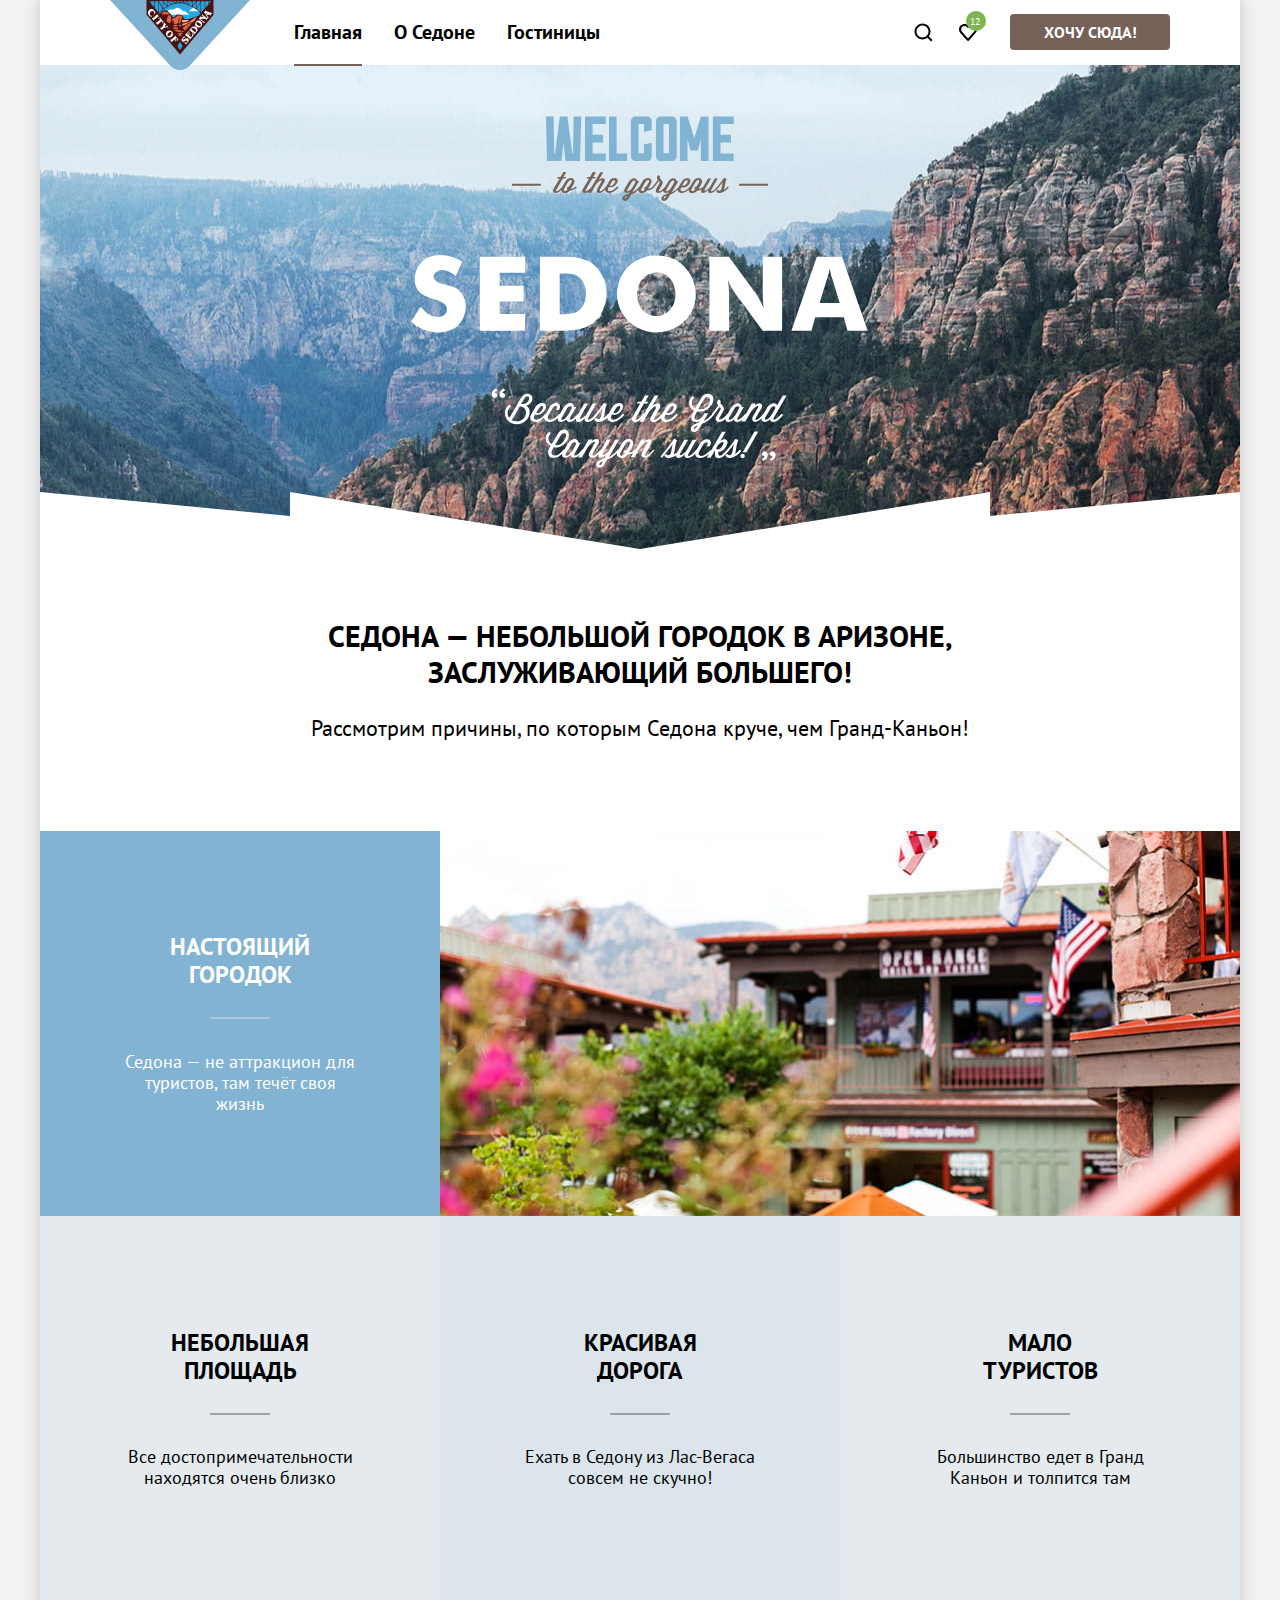
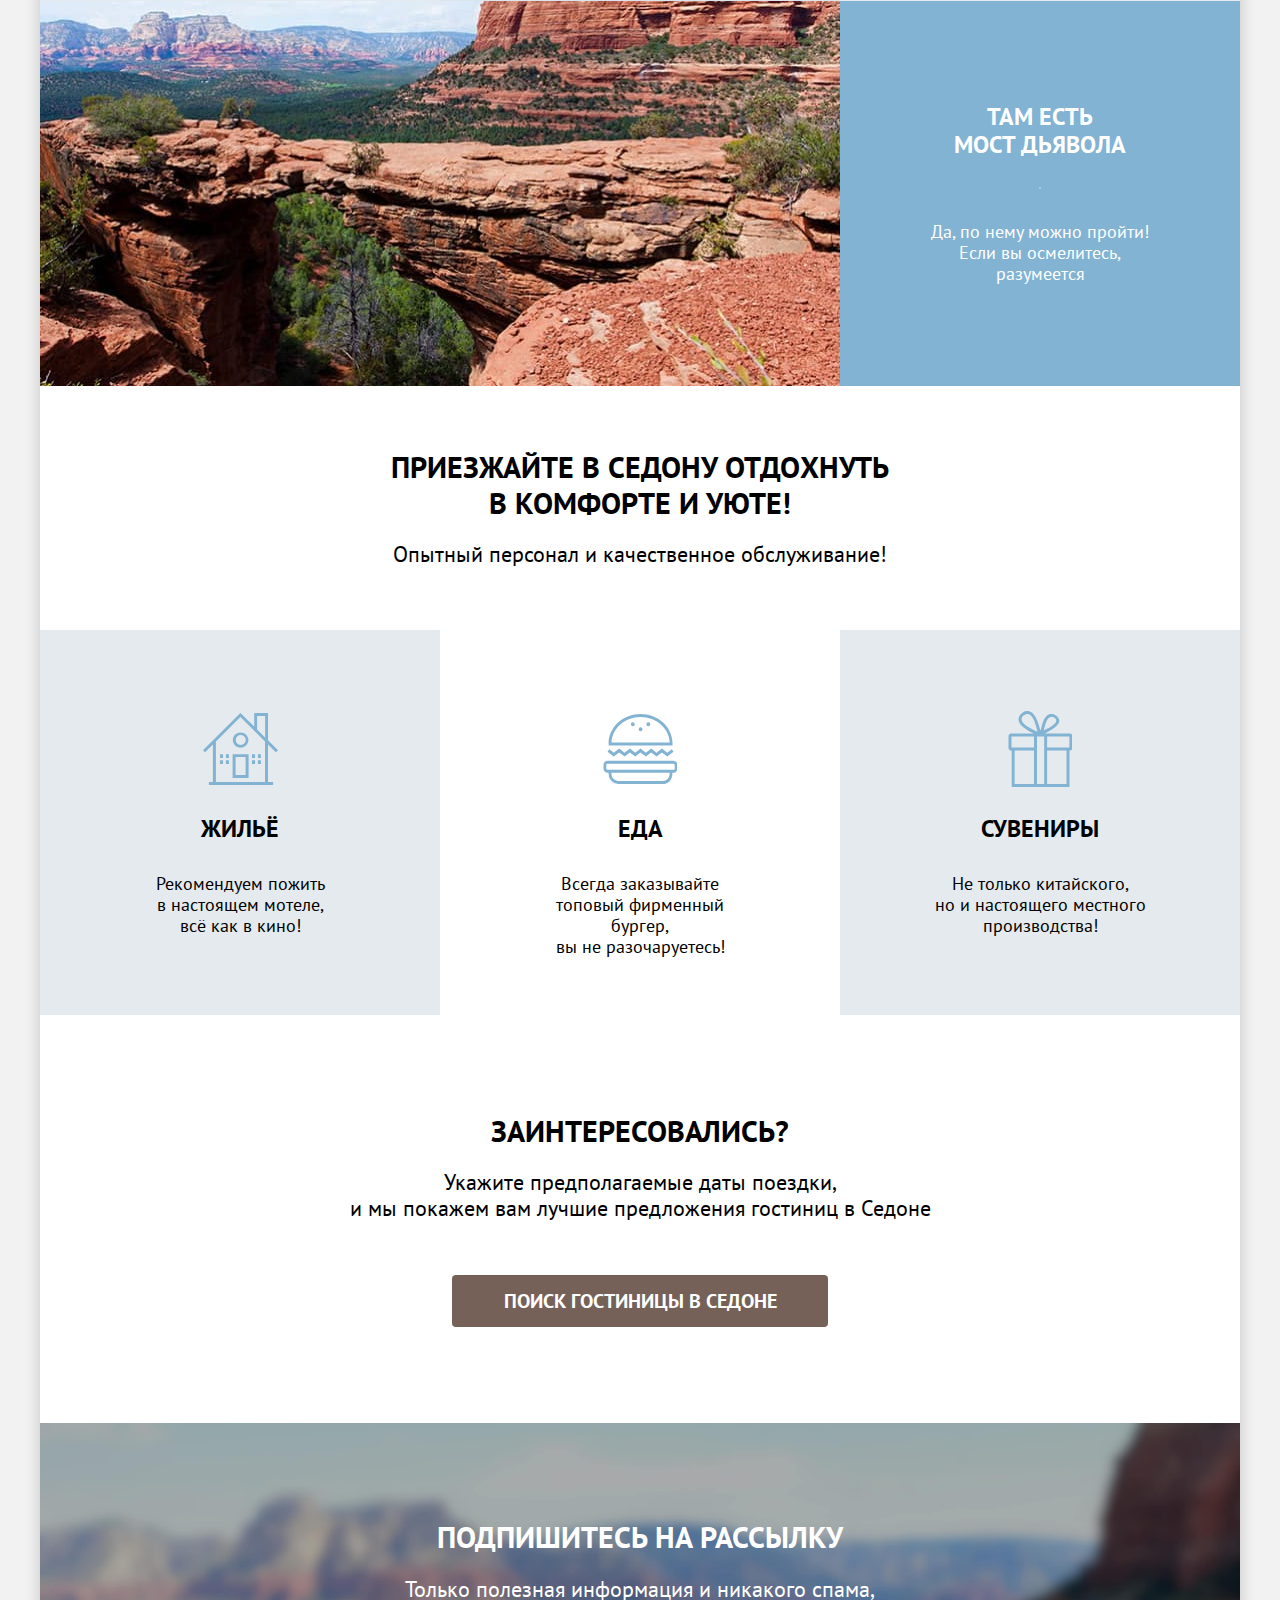
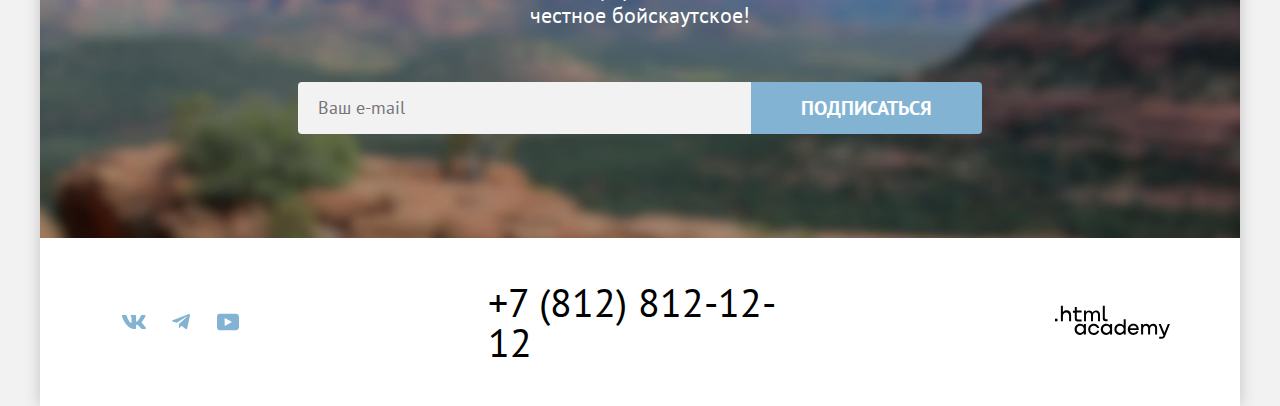
<file: index.html>
<!DOCTYPE html>
<html lang="ru">

  <head>
    <meta charset="utf-8">
    <title>HTML Academy: Седона</title>
    <link rel="stylesheet" href="styles/styles.css">
    <link rel="icon" type="image/png" sizes="32x32" href="images/favicon.png">
  </head>

  <body>

    <div class="content-wrapper">
      <header class="page-header">
        <a href="index.html" class="logo-header">
          <img src="images/logo-header.svg" width="140" height="70" alt="City of Sedona logo" class="page-header-logo">
        </a>
        <nav class="navigation">
          <ul class="navigation-list navigation-links">
            <li class="navigation-item">
              <a href="index.html" class="navigation-link navigation-link-active">Главная</a>
            </li>
            <li class="navigation-item">
              <a href="about.html" class="navigation-link">О Седоне</a>
            </li>
            <li class="navigation-item">
              <a href="hotels.html" class="navigation-link">Гостиницы</a>
            </li>
          </ul>

          <ul class="navigation-list navigation-actions">
            <li class="navigation-item">
              <a href="#" class="navigation-link with-icon">
                <svg class="navigation-icon" width="20" height="20" viewBox="0 0 20 20"
                  xmlns="http://www.w3.org/2000/svg" aria-hidden="true" focusable="false">
                  <path
                    d="M19.5 18.0083L15.8 14.3287C16.8 13.0359 17.5 11.3453 17.5 9.4558C17.5 5.08011 13.9 1.5 9.5 1.5C5.1 1.5 1.5 5.17956 1.5 9.55525C1.5 13.9309 5.1 17.511 9.5 17.511C11.3 17.511 13 16.9144 14.4 15.8204L18.1 19.5L19.5 18.0083ZM9.5 15.5221C6.2 15.5221 3.5 12.837 3.5 9.55525C3.5 6.27348 6.2 3.5884 9.5 3.5884C12.8 3.5884 15.5 6.27348 15.5 9.55525C15.5 12.837 12.8 15.5221 9.5 15.5221Z" />
                </svg>
                <span class="visually-hidden">
                  Поиск
                </span>
              </a>
            </li>
            <li class="navigation-item">
              <a href="#" class="navigation-link with-icon">
                <svg class="navigation-icon" width="18" height="17" viewBox="0 0 18 17"
                  xmlns="http://www.w3.org/2000/svg" aria-hidden="true" focusable="false">
                  <path
                    d="M8.9 17C8.6 17 8.3 16.9 8.1 16.6C2.7 10.5 1.4 9.1 1.1 8.7C0.4 7.8 0 6.6 0 5.4C0 2.4 2.4 0 5.5 0C6.8 0 8 0.5 9 1.3C10 0.5 11.3 0 12.5 0C15.5 0 18 2.4 18 5.4C18 6.7 17.5 7.9 16.7 8.8L9.7 16.7C9.5 16.9 9.3 17 8.9 17ZM2.9 7.5C3.2 7.9 6.4 11.5 9 14.4L15.2 7.4C15.7 6.9 15.9 6.2 15.9 5.4C15.9 3.6 14.4 2.1 12.6 2.1C11.6 2.1 10.6 2.6 9.9 3.4C9.6 3.7 9.3 3.8 9 3.8C8.7 3.8 8.4 3.6 8.2 3.4C7.5 2.6 6.5 2.1 5.5 2.1C3.7 2.1 2.2 3.6 2.2 5.4C2.1 6.3 2.5 7 2.9 7.5C2.8 7.5 2.8 7.5 2.9 7.5Z" />
                </svg>
                <span class="visually-hidden">
                  Мне нравится
                </span>
                <div class="like-counter"><span class="like-number">12</span></div>
              </a>
            </li>
            <li class="navigation-item navigation-button">
              <a href="#" class="btn button-header">Хочу сюда!</a>
            </li>
          </ul>
        </nav>
      </header>

      <main class="main-container">
        <section class="hero">
          <h1 class="hero-header visually-hidden">Visit Sedona - the best city in the US!</h1>
          <img src="images/hero-banner.svg" width="458" height="352"
            alt="Welcome to the gorgeous Sedona! Because the Grand Canyon sucks!" class="hero-logo">
        </section>

        <section class="description">
          <h2 class="description-title">Седона — небольшой городок в Аризоне,<br> заслуживающий большего!</h2>
          <p class="description-subtitle">Рассмотрим причины, по которым Седона круче, чем Гранд-Каньон!</p>
        </section>

        <h2 class="visually-hidden">Преимущества</h2>

        <section class="advantage-solo">
          <div class="advantage-text-wrapper">
            <h3 class="advantage-solo-title">Настоящий городок</h3>
            <p class="advantage-solo-subtitle">Седона — не аттракцион для туристов, там течёт своя жизнь</p>
          </div>
          <div class="advantage-image-wrapper">
            <img class="advantage-solo-image" src="images/attraction-1.jpg" width="800" height="385"
              alt="Photo of Sedona's attraction">
          </div>
        </section>

        <section class="advantages">
          <ul class="advantages-list">
            <li class="advantages-item">
              <h3 class="advantage-title">Небольшая площадь</h3>
              <p class="advantage-subtitle">Все достопримечательности находятся очень близко</p>
            </li>
            <li class="advantages-item">
              <h3 class="advantage-title">Красивая <br> дорога</h3>
              <p class="advantage-subtitle">Ехать в Седону из Лас-Вегаса совсем не скучно!</p>
            </li>
            <li class="advantages-item">
              <h3 class="advantage-title">Мало<br>туристов</h3>
              <p class="advantage-subtitle">Большинство едет в Гранд Каньон и толпится там</p>
            </li>
          </ul>
        </section>

        <section class="advantage-solo advantage-solo-reverse">
          <div class="advantage-text-wrapper">
            <h3 class="advantage-solo-title">Там есть<br>мост дьявола</h3>
            <p class="advantage-solo-subtitle">Да, по нему можно пройти! Если вы осмелитесь, разумеется</p>
          </div>
          <div class="advantage-image-wrapper">
            <img class="advantage-solo-image" src="images/attraction-2.jpg" width="800" height="385"
              alt="Photo of an another Sedona's attraction">
          </div>
        </section>

        <section class="description description-second">
          <h2 class="description-title">Приезжайте в Седону отдохнуть<br>в комфорте и уюте!</h2>
          <p class="description-subtitle">Опытный персонал и качественное обслуживание!</p>
        </section>

        <section class="advantages-reverse with-icons">
          <ul class="advantages-list advantages-list-reverse">
            <li class="advantages-item">
              <div class="advantages-with-icon-wrapper">
                <h3 class="advantage-title advantage-icon icon-house">Жильё</h3>
                <p class="advantage-subtitle">Рекомендуем пожить<br>в настоящем мотеле,<br>всё как в кино!</p>
              </div>
            </li>
            <li class="advantages-item">
              <div class="advantages-with-icon-wrapper">
                <h3 class="advantage-title advantage-icon icon-burger">Еда</h3>
                <p class="advantage-subtitle">Всегда заказывайте<br>топовый фирменный бургер,<br>вы не
                  разочаруетесь!</p>
              </div>
            </li>
            <li class="advantages-item">
              <div class="advantages-with-icon-wrapper">
                <h3 class="advantage-title advantage-icon icon-souvenirs">Сувениры</h3>
                <p class="advantage-subtitle">Не только китайского,<br>но и настоящего местного<br>производства!</p>
              </div>
            </li>
          </ul>
        </section>

        <section class="description description-with-button">
          <h2 class="visually-hidden">Подобрать отель</h2>
          <p class="description-title">Заинтересовались?</p>
          <p class="description-subtitle">Укажите предполагаемые даты поездки,<br>и мы
            покажем вам лучшие предложения
            гостиниц в Седоне</p>
          <a href="" class="description-button btn">Поиск гостиницы в Седоне</a>
        </section>

        <section class="description-cta with-background-image">
          <div class="description-cta-text-wrapper">
            <h2 class="description-cta-title">Подпишитесь на рассылку</h2>
            <p class="description-cta-subtitle">Только полезная информация и никакого спама, честное бойскаутское!</p>
          </div>
          <form action="https://echo.htmlacademy.ru/" method="post" class="subscribe-form">
            <label for="email" class="visually-hidden">Ваш e-mail</label>
            <input type="email" placeholder="Ваш e-mail" class="subscribe-mail" name="email" id="email" required>
            <button type="submit" class="btn btn-blue">Подписаться</button>
          </form>
        </section>
      </main>

      <footer class="page-footer">
        <h2 class="visually-hidden">Контакты</h2>
        <section class="footer-socials">
          <h3 class="visually-hidden">Наши социальные сети</h3>
          <ul class="social-links">
            <li class="social-links-item">
              <a class="social-link footer-with-icon" href="https://vk.com/htmlacademy">
                <span class="visually-hidden">VK</span>
                <svg class="social-icon" width="24" height="14" viewBox="0 0 24 14" fill="none"
                  xmlns="http://www.w3.org/2000/svg" aria-hidden="true" focusable="false">
                  <path fill-rule="evenodd" clip-rule="evenodd"
                    d="M23.45 0.948C23.616 0.402 23.45 0 22.655 0H20.03C19.362 0 19.054 0.347 18.887 0.73C18.887 0.73 17.552 3.926 15.661 6.002C15.049 6.604 14.771 6.795 14.437 6.795C14.27 6.795 14.019 6.604 14.019 6.057V0.948C14.019 0.292 13.835 0 13.279 0H9.151C8.734 0 8.483 0.304 8.483 0.593C8.483 1.214 9.429 1.358 9.526 3.106V6.904C9.526 7.737 9.373 7.888 9.039 7.888C8.149 7.888 5.984 4.677 4.699 1.003C4.45 0.288 4.198 0 3.527 0H0.9C0.15 0 0 0.347 0 0.73C0 1.412 0.89 4.8 4.145 9.281C6.315 12.341 9.37 14 12.153 14C13.822 14 14.028 13.632 14.028 12.997V10.684C14.028 9.947 14.186 9.8 14.715 9.8C15.105 9.8 15.772 9.992 17.33 11.467C19.11 13.216 19.403 14 20.405 14H23.03C23.78 14 24.156 13.632 23.94 12.904C23.702 12.18 22.852 11.129 21.725 9.882C21.113 9.172 20.195 8.407 19.916 8.024C19.527 7.533 19.638 7.314 19.916 6.877C19.916 6.877 23.116 2.451 23.449 0.948H23.45Z" />
                </svg>

              </a>
            </li>
            <li class="social-links-item">
              <a class="social-link footer-with-icon telegram-icon" href="https://t.me/htmlacademy">
                <span class="visually-hidden">Telegram</span>
                <svg class="social-icon" width="18" height="16" viewBox="0 0 18 16" fill="none"
                  xmlns="http://www.w3.org/2000/svg" aria-hidden="true" focusable="false">
                  <path
                    d="M16.785 0.0992597L0.840489 6.24776C-0.247661 6.68481 -0.241365 7.29184 0.640845 7.56253L4.73445 8.83953L14.2058 2.8637C14.6537 2.59121 15.0629 2.7378 14.7265 3.03636L7.05283 9.96185H7.05103L7.05283 9.96275L6.77045 14.1823C7.18413 14.1823 7.36669 13.9925 7.59871 13.7686L9.58705 11.8351L13.7229 14.89C14.4855 15.31 15.0332 15.0941 15.2229 14.1841L17.9379 1.38885C18.2158 0.274623 17.5126 -0.229883 16.785 0.0992597Z" />
                </svg>
              </a>
            </li>
            <li class="social-links-item">
              <a class="social-link footer-with-icon yt-icon" href="https://www.youtube.com/user/htmlacademyru">
                <span class="visually-hidden">Youtube</span>
                <svg class="social-icon" width="22" height="17" viewBox="0 0 22 17" fill="none"
                  xmlns="http://www.w3.org/2000/svg" aria-hidden="true" focusable="false">
                  <path
                    d="M18.607 0H3.17413C1.31343 0 0 1.59375 0 3.4V13.4937C0 15.4062 1.31343 17 3.17413 17H18.8259C20.4677 17 22 15.4062 22 13.6V3.4C21.7811 1.59375 20.4677 0 18.607 0ZM7.66169 12.5375V4.4625L14.995 8.5L7.66169 12.5375Z" />
                </svg>

              </a>
            </li>
          </ul>
        </section>

        <section class="footer-phone">
          <h3 class="visually-hidden">Номер телефона</h3>
          <a class="phone-number" href="tel:88128121212">+7 (812) 812-12-12</a>
        </section>

        <section class="school">
          <h2 class="visually-hidden">HTML Academy</h2>
          <a class="school-logo-link" href="https://htmlacademy.ru/">
            <svg class="footer-logo" width="115" height="34" viewBox="0 0 115 34" fill="none"
              xmlns="http://www.w3.org/2000/svg">
              <path d="M0 13.7232V16.3232H2.5V13.7232H0Z" />
              <path
                d="M11.6 5.32324C10 5.32324 8.8 6.02324 8 7.02324H7.9V0.823242H5.9V16.3232H7.9V11.0232C7.9 8.92324 9.2 7.42324 11.2 7.42324C13 7.42324 14.1 8.82324 14.1 10.6232V16.3232H16.1V10.2232C16.2 7.22324 14.3 5.32324 11.6 5.32324Z" />
              <path
                d="M26.6 5.62324H21.8V1.92324H19.8V5.72324H17.9V7.72324H19.8V13.7232C19.8 15.4232 20.8 16.4232 22.5 16.4232H26.6V14.4232H22.9C22.2 14.4232 21.8 14.0232 21.8 13.3232V7.62324H26.6V5.62324Z" />
              <path
                d="M41.1 5.42324C39.5 5.42324 38.2 6.22324 37.6 7.52324H37.5C36.9 6.32324 35.7 5.42324 34.1 5.42324C32.7 5.42324 31.6 6.22324 31 7.22324H30.9V5.62324H29V16.2232H31V10.8232C31 8.82324 32 7.32324 33.6 7.32324C35.1 7.32324 36 8.32324 36 9.92324V16.2232H38V10.6232C38 8.22324 39.4 7.32324 40.6 7.32324C42.1 7.32324 43 8.32324 43 9.92324V16.2232H45V9.72324C45.1 7.22324 43.6 5.42324 41.1 5.42324Z" />
              <path
                d="M47.8 13.5232C47.8 15.2232 48.8 16.2232 50.6 16.2232H52.6V14.2232H50.9C50.2 14.2232 49.8 13.8232 49.8 13.1232V0.823242H47.8V13.5232Z" />
              <path
                d="M28.9 20.5232C28 19.4232 26.7 18.7232 25 18.7232C21.9 18.7232 19.6 21.0232 19.6 24.3232C19.6 27.6232 21.9 29.9232 25 29.9232C26.8 29.9232 28 29.1232 28.8 28.0232H28.9V29.6232H30.9V19.0232H28.9V20.5232ZM25.3 27.9232C23.1 27.9232 21.7 26.3232 21.7 24.3232C21.7 22.3232 23.1 20.7232 25.3 20.7232C27.5 20.7232 28.9 22.3232 28.9 24.3232C28.9 26.2232 27.5 27.9232 25.3 27.9232Z" />
              <path
                d="M44.2 22.8232C43.7 20.4232 41.6 18.7232 38.8 18.7232C35.4 18.7232 33.2 21.2232 33.2 24.3232C33.2 27.4232 35.4 29.9232 38.8 29.9232C41.6 29.9232 43.7 28.1232 44.2 25.7232H42.1C41.7 27.0232 40.4 28.0232 38.8 28.0232C36.6 28.0232 35.2 26.4232 35.2 24.4232C35.2 22.4232 36.6 20.8232 38.8 20.8232C40.4 20.8232 41.6 21.8232 42.1 23.0232H44.2V22.8232Z" />
              <path
                d="M55.1 20.5232C54.2 19.4232 52.9 18.7232 51.2 18.7232C48.1 18.7232 45.8 21.0232 45.8 24.3232C45.8 27.6232 48.1 29.9232 51.2 29.9232C53 29.9232 54.2 29.1232 55 28.0232H55.1V29.6232H57.1V19.0232H55.1V20.5232ZM51.5 27.9232C49.3 27.9232 47.9 26.3232 47.9 24.3232C47.9 22.3232 49.3 20.7232 51.5 20.7232C53.7 20.7232 55.1 22.3232 55.1 24.3232C55.1 26.2232 53.6 27.9232 51.5 27.9232Z" />
              <path
                d="M68.7 20.6232C67.8 19.5232 66.5 18.7232 64.8 18.7232C61.7 18.7232 59.4 21.0232 59.4 24.3232C59.4 27.6232 61.6 29.9232 64.8 29.9232C66.5 29.9232 67.8 29.1232 68.6 28.1232H68.7V29.6232H70.7V14.2232H68.7V20.6232ZM65.1 27.9232C62.9 27.9232 61.5 26.3232 61.5 24.3232C61.5 22.3232 62.9 20.7232 65.1 20.7232C67.3 20.7232 68.7 22.3232 68.7 24.3232C68.6 26.3232 67.2 27.9232 65.1 27.9232Z" />
              <path
                d="M78.3 18.7232C75 18.7232 72.8 21.2232 72.8 24.3232C72.8 27.3232 74.9 29.9232 78.3 29.9232C80.8 29.9232 82.8 28.6232 83.5 26.3232H81.4C80.9 27.3232 79.8 27.9232 78.4 27.9232C76.5 27.9232 75.1 26.6232 75 25.0232H83.8C84 21.4232 81.8 18.7232 78.3 18.7232ZM78.3 20.6232C80 20.6232 81.3 21.6232 81.6 23.2232H75.1C75.4 21.7232 76.6 20.6232 78.3 20.6232Z" />
              <path
                d="M98.2 18.7232C96.6 18.7232 95.3 19.5232 94.6 20.7232H94.5C93.9 19.5232 92.7 18.7232 91.1 18.7232C89.7 18.7232 88.6 19.4232 88 20.5232V19.0232H86.1V29.6232H88.1V24.2232C88.1 22.2232 89.1 20.8232 90.7 20.7232C92.2 20.7232 93.1 21.7232 93.1 23.3232V29.6232H95.1V24.0232C95.1 21.6232 96.5 20.7232 97.7 20.7232C99.2 20.7232 100.1 21.7232 100.1 23.3232V29.6232H102.1V23.1232C102.2 20.5232 100.7 18.7232 98.2 18.7232Z" />
              <path
                d="M109.4 27.8232L105.8 18.9232H103.6L108.4 30.5232C108.1 31.4232 107.7 31.7232 106.7 31.7232H104.2V33.7232H106.7C108.5 33.7232 109.5 32.9232 110.2 31.1232L114.9 18.9232H112.8L109.4 27.8232Z" />
            </svg>
          </a>
        </section>
      </footer>
    </div>

    <div class="modal-wrapper"> <!-- Для активации модального окна добавить класс "modal-active" -->
      <div class="modal">
        <div class="modal-header">
          <h2 class="modal-title">ПОИСК ГОСТИНИЦЫ В СЕДОНЕ</h2>
          <button class="modal-close-button" type="button"><span class="visually-hidden">Закрыть окно поиска
              гостиницы</span></button>
        </div>
        <form class="modal-form" action="https://echo.htmlacademy.ru/" method="get">
          <div class="choose-date label-and-picker-wrapper">
            <label class="modal-label choose-date-label" for="date-start">Дата Заезда:</label>
            <div class="modal-input-wrapper">
              <input class="date-picker" type="text" value="27 апреля 2020" name="date-start" id="date-start" required>
              <span class="choose-date-message message-error">Мы не можем отправить вас в прошлое.</span>
            </div>
          </div>
          <div class="choose-date label-and-picker-wrapper">
            <label class="modal-label choose-date-label" for="date-end">Дата Выезда:</label>
            <div class="modal-input-wrapper">
              <input class="date-picker" type="text" value="1 сентября 2023" name="date-end" id="date-end" required>
              <span class="choose-date-message">На эти даты есть свободные номера. Пока есть.</span>
            </div>
          </div>
          <div class="people-pickers-wrapper">
            <div class="choose-amount-adult">
              <label class="modal-label adult-label" for="amount-of-adults">Взрослые:</label>
              <div class="people-number-picker">
                <input class="number-of-people" type="number" value="2" name="amount-of-adults" id="amount-of-adults">
                <button class="number-action decrease-number" type="button">
                  <span class="visually-hidden">Уменьшить число взрослых</span>
                  <svg class="minus-icon" width="14" height="2" viewBox="0 0 14 2" xmlns="http://www.w3.org/2000/svg">
                    <path d="M0 0L0 2L14 2V0L0 0Z" />
                  </svg>
                </button>
                <button class="number-action increase-number" type="button">
                  <span class="visually-hidden">Увеличить число взрослых</span>
                  <svg class="plus-icon" width="14" height="14" viewBox="0 0 14 14" xmlns="http://www.w3.org/2000/svg">
                    <path d="M14 6H8V0H6V6H0V8H6V14H8V8H14V6Z" />
                  </svg>
                </button>
              </div>
            </div>
            <div class="choose-amount-child">
              <label class="modal-label children-label" for="amount-of-children">Дети:</label>
              <span class="tooltip">
                <button class="info-icon" type="button" aria-labelledby="tooltip-label-date"></button>
                <span class="tooltip-text" role="tooltip" id="tooltip-label-date">Укажите количество детей, которые
                  будут
                  с вами, возраст которых от 6 до 18 лет. Дети до 6 лет размещаются бесплатно.</span>
              </span>
              <div class="people-number-picker">
                <input class="number-of-people" type="number" value="2" name="amount-of-children"
                  id="amount-of-children">
                <button class="number-action decrease-number" type="button">
                  <span class="visually-hidden">Уменьшить число детей</span>
                  <svg class="minus-icon" width="14" height="2" viewBox="0 0 14 2" xmlns="http://www.w3.org/2000/svg">
                    <path d="M0 0L0 2L14 2V0L0 0Z" />
                  </svg>
                </button>
                <button class="number-action increase-number" type="button">
                  <span class="visually-hidden">Увеличить число детей</span>
                  <svg class="plus-icon" width="14" height="14" viewBox="0 0 14 14" xmlns="http://www.w3.org/2000/svg">
                    <path d="M14 6H8V0H6V6H0V8H6V14H8V8H14V6Z" />
                  </svg>
                </button>
              </div>
            </div>
          </div>
          <button class="modal-submit btn btn-blue" type="submit">Найти</button>
        </form>
      </div>
    </div>
  </body>

</html>
</file>
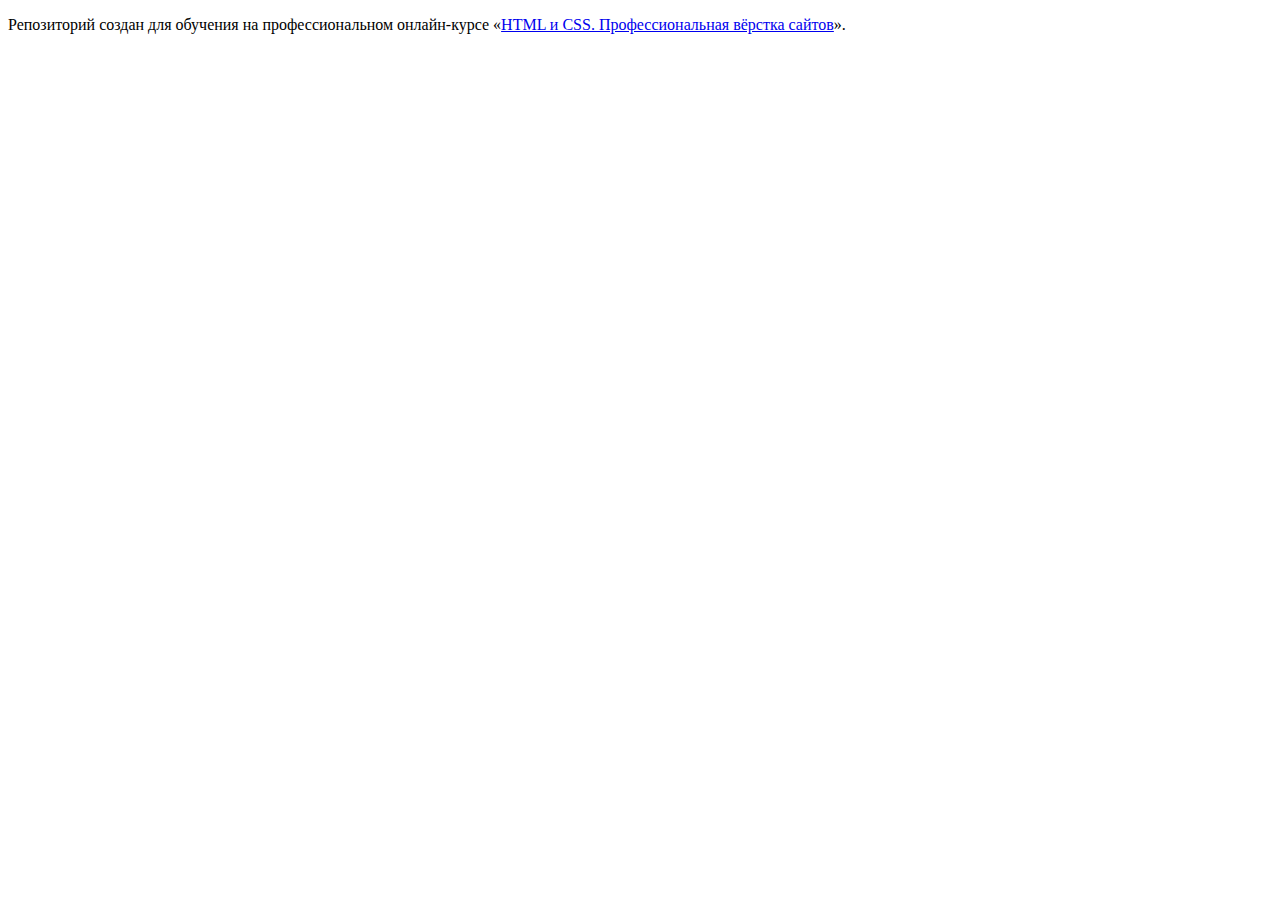
<file: 1/index.html>
<!DOCTYPE html>
<html lang="ru">
  <head>
    <meta charset="utf-8">
    <title>HTML Academy: Седона</title>
    <base href="https://htmlacademy-htmlcss.github.io/2168003-sedona-1/1/">
</head>
  <body>

    <p>Репозиторий создан для обучения на профессиональном онлайн‑курсе «<a href="https://htmlacademy.ru/intensive/htmlcss">HTML и CSS. Профессиональная вёрстка сайтов</a>».</p>

  </body>
</html>
</file>
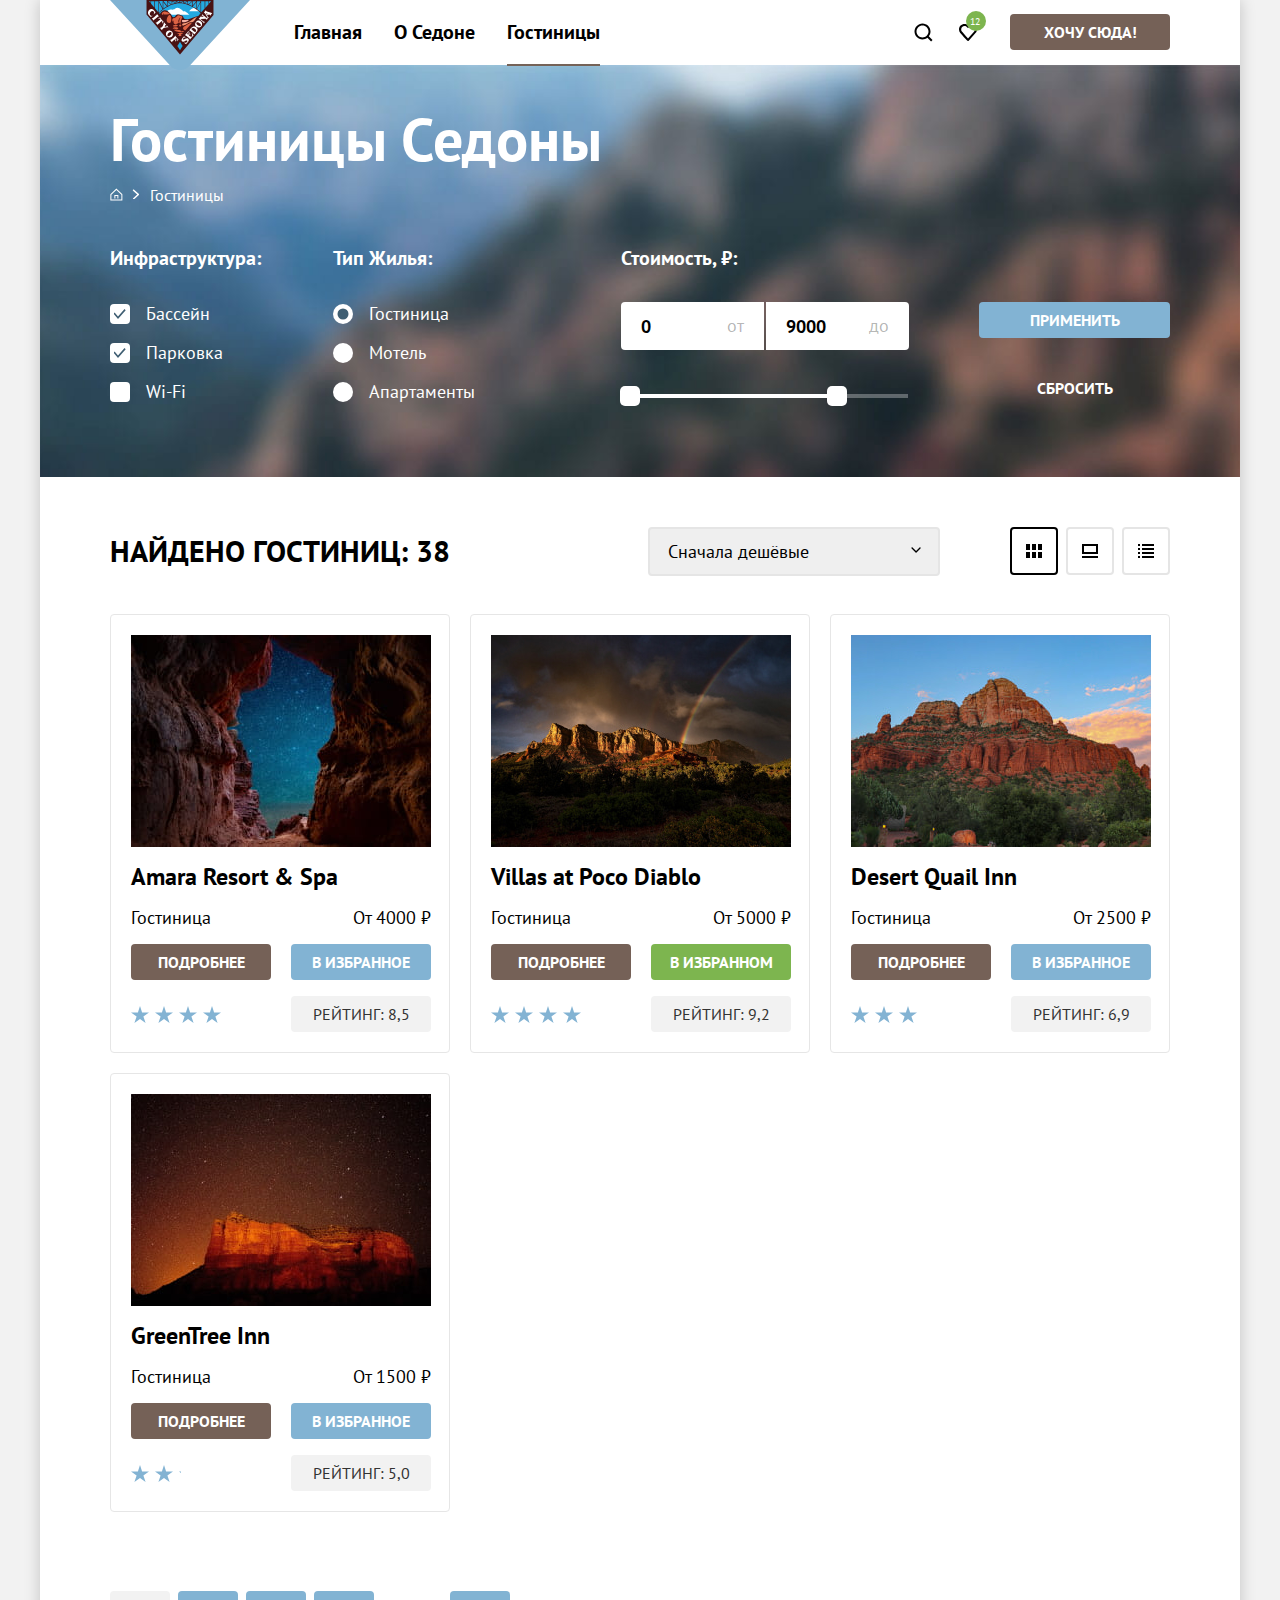
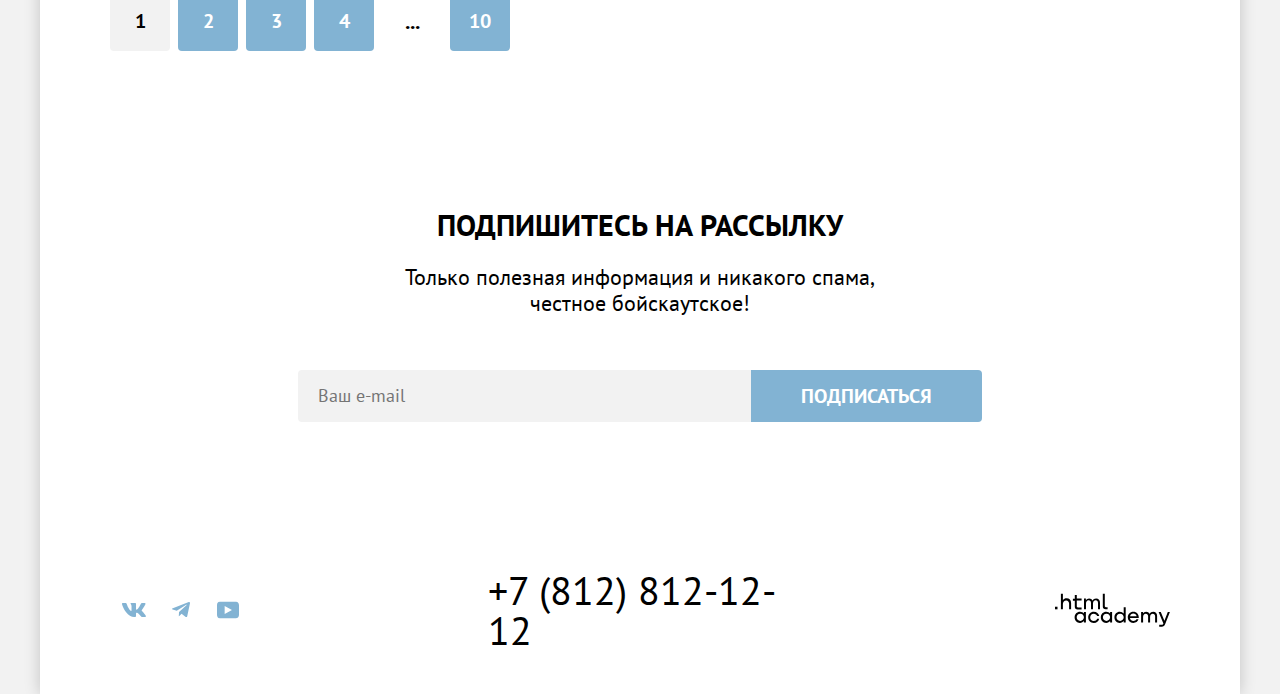
<file: hotels.html>
<!DOCTYPE html>
<html lang="ru">

  <head>
    <meta charset="UTF-8">
    <title>Каталог</title>
    <link rel="stylesheet" href="styles/styles.css">
  </head>

  <body>
    <div class="content-wrapper">
      <header class="page-header">
        <a href="index.html" class="logo-header">
          <img src="images/logo-header.svg" width="140" height="70" alt="City of Sedona logo"
            class="page-header-logo" >
        </a>
        <nav class="navigation">
          <ul class="navigation-list navigation-links">
            <li class="navigation-item">
              <a href="index.html" class="navigation-link">Главная</a>
            </li>
            <li class="navigation-item">
              <a href="about.html" class="navigation-link">О Седоне</a>
            </li>
            <li class="navigation-item">
              <a href="hotels.html" class="navigation-link navigation-link-active">Гостиницы</a>
            </li>
          </ul>

          <ul class="navigation-list navigation-actions">
            <li class="navigation-item">
              <a href="#" class="navigation-link with-icon">
                <svg class="navigation-icon" width="20" height="20" viewBox="0 0 20 20"
                  xmlns="http://www.w3.org/2000/svg" aria-hidden="true" focusable="false">
                  <path
                    d="M19.5 18.0083L15.8 14.3287C16.8 13.0359 17.5 11.3453 17.5 9.4558C17.5 5.08011 13.9 1.5 9.5 1.5C5.1 1.5 1.5 5.17956 1.5 9.55525C1.5 13.9309 5.1 17.511 9.5 17.511C11.3 17.511 13 16.9144 14.4 15.8204L18.1 19.5L19.5 18.0083ZM9.5 15.5221C6.2 15.5221 3.5 12.837 3.5 9.55525C3.5 6.27348 6.2 3.5884 9.5 3.5884C12.8 3.5884 15.5 6.27348 15.5 9.55525C15.5 12.837 12.8 15.5221 9.5 15.5221Z" />
                </svg>
                <span class="visually-hidden">
                  Поиск
                </span>
              </a>
            </li>
            <li class="navigation-item">
              <a href="#" class="navigation-link with-icon">
                <svg class="navigation-icon" width="18" height="17" viewBox="0 0 18 17"
                  xmlns="http://www.w3.org/2000/svg" aria-hidden="true" focusable="false">
                  <path
                    d="M8.9 17C8.6 17 8.3 16.9 8.1 16.6C2.7 10.5 1.4 9.1 1.1 8.7C0.4 7.8 0 6.6 0 5.4C0 2.4 2.4 0 5.5 0C6.8 0 8 0.5 9 1.3C10 0.5 11.3 0 12.5 0C15.5 0 18 2.4 18 5.4C18 6.7 17.5 7.9 16.7 8.8L9.7 16.7C9.5 16.9 9.3 17 8.9 17ZM2.9 7.5C3.2 7.9 6.4 11.5 9 14.4L15.2 7.4C15.7 6.9 15.9 6.2 15.9 5.4C15.9 3.6 14.4 2.1 12.6 2.1C11.6 2.1 10.6 2.6 9.9 3.4C9.6 3.7 9.3 3.8 9 3.8C8.7 3.8 8.4 3.6 8.2 3.4C7.5 2.6 6.5 2.1 5.5 2.1C3.7 2.1 2.2 3.6 2.2 5.4C2.1 6.3 2.5 7 2.9 7.5C2.8 7.5 2.8 7.5 2.9 7.5Z" />
                </svg>
                <span class="visually-hidden">
                  Мне нравится
                </span>
                <div class="like-counter"><span class="like-number">12</span></div>
              </a>
            </li>
            <li class="navigation-item navigation-button">
              <a href="#" class="btn button-header">Хочу сюда!</a>
            </li>
          </ul>
        </nav>
      </header>


      <main class="main-container">

        <div class="hotels-main-block">
          <div class="filters-wrapper">
            <header class="filters-header">
              <h1 class="page-title">Гостиницы Седоны</h1>
              <ul class="breadcrumbs">
                <li class="breadcrumbs-item">
                  <a href="index.html" class="breadcrumbs-link">
                    <svg class="breadcrumbs-icon" width="13" height="13" viewBox="0 0 13 13" xmlns="http://www.w3.org/2000/svg">
                      <path d="M6.37109 0.5L0.371094 6.30006V12.5001H12.3711V6.30006L6.37109 0.5ZM11.3711 11.5001H1.37109V6.70005L6.37109 1.9L11.3711 6.70005V11.5001Z"/>
                      <path d="M4.37109 10.5001H5.37109V8.00005H7.37109V10.5001H8.37109V7.00005H4.37109V10.5001Z"/>
                      </svg>
                    <span class="visually-hidden">Главная</span>
                  </a>
                </li>
                <li class="breadcrumbs-item">
                  <a class="breadcrumbs-link">Гостиницы</a>
                </li>
              </ul>
            </header>

            <section class="hotels-filters">
              <h2 class="visually-hidden">Фильтры Гостиниц</h2>

              <form class="hotels-filters-form" action="https://echo.htmlacademy.ru/" method="get">
                <fieldset class="hotels-filters-group first-filters-group">
                  <legend class="hotels-filters-title">Инфраструктура:</legend>
                  <ul class="hotels-filters-list">
                    <li class="hotels-filters-item">
                      <label class="hotels-filters-input">
                        <input class="hotels-filters-input-checkbox visually-hidden" type="checkbox" name="waterpool"
                          checked>
                        <span class="custom-checkbox"></span>
                        <span class="input-label">Бассейн</span>
                      </label>
                    </li>
                    <li class="hotels-filters-item">
                      <label class="hotels-filters-input">
                        <input class="hotels-filters-input-checkbox visually-hidden" type="checkbox" name="parking  "
                          checked>
                        <span class="custom-checkbox"></span>
                        <span class="input-label">Парковка</span>
                      </label>
                    </li>
                    <li class="hotels-filters-item">
                      <label class="hotels-filters-input">
                        <input class="hotels-filters-input-checkbox visually-hidden" type="checkbox" name="wifi" >
                        <span class="custom-checkbox"></span>
                        <span class="input-label">Wi-Fi</span>
                      </label>
                    </li>
                  </ul>
                </fieldset>

                <fieldset class="hotels-filters-group second-filters-group">
                  <legend class="hotels-filters-title">Тип жилья:</legend>
                  <ul class="hotels-filters-list">
                    <li class="hotels-filters-item">
                      <label class="hotels-filters-input">
                        <input class="hotels-filters-input-radio visually-hidden" type="radio" name="type" value="hotel"
                          checked>
                        <span class="custom-radio"></span>
                        <span class="input-label">Гостиница</span>
                      </label>
                    </li>
                    <li class="hotels-filters-item">
                      <label class="hotels-filters-input">
                        <input class="hotels-filters-input-radio visually-hidden" type="radio" name="type"
                          value="motel">
                        <span class="custom-radio"></span>
                        <span class="input-label">Мотель</span>
                      </label>
                    </li>
                    <li class="hotels-filters-item">
                      <label class="hotels-filters-input">
                        <input class="hotels-filters-input-radio visually-hidden" type="radio" name="type"
                          value="aptartment">
                        <span class="custom-radio"></span>
                        <span class="input-label">Апартаменты</span>
                      </label>
                    </li>
                  </ul>
                </fieldset>

                <div class="hotels-filters-price-group">
                  <fieldset class="hotels-filters-group third-filters-group">
                    <legend class="hotels-filters-title">Стоимость, ₽:</legend>

                    <div class="filters-price-wrapper">
                      <ol class="hotels-filters-price">
                        <li class="hotels-filters-price-item">
                          <label class="visually-hidden" for="price-from">Стоимость от</label>
                          <input class="hotels-filters-input-number" type="number" name="price-from" id="price-from" value="0">
                        </li>
                        <li class="hotels-filters-price-item">
                          <label class="visually-hidden" for="price-to">Стоимость до</label>
                          <input class="hotels-filters-input-number" type="number" name="price-to" id="price-to" value="9000">
                        </li>
                      </ol>

                      <div class="range-slider">
                        <div class="range-slider-active" style="left: 3px; width: 219px">
                          <button class="button-slider button-slider-from" type="button"><span class="visually-hidden">Слайдер стоимости, от</span></button>
                          <button class="button-slider button-slider-to" type="button"><span class="visually-hidden">Слайдер стоимости, до</span></button>
                        </div>
                      </div>
                    </div>


                  </fieldset>

                  <div class="filters-controls">
                    <button class="btn-blue" type="submit">Применить</button>
                    <button class="btn-clear" type="reset">Сбросить</button>
                  </div>
                </div>
              </form>

            </section>
          </div>

        </div>

        <section class="results-info">
          <h2 class="visually-hidden" hidden>Найденные отели</h2>

          <div class="results-header-wrapper">
            <p class="hotels-search-result">Найдено гостиниц: 38</p>

            <div class="select-wrapper">
              <select class="sort-by-filter" aria-label="Сначала показывать">
                <option value="cheap">Сначала дешёвые</option>
                <option value="expensive">Сначала дорогие</option>
              </select>
              <svg class="selector-arrow" width="12" height="9" viewBox="0 0 12 9" xmlns="http://www.w3.org/2000/svg">
                <path d="M6.67501 7.71255L11.775 2.41255C12.075 2.11255 12.075 1.51255 11.775 1.21255C11.475 0.912549 10.875 0.912549 10.575 1.21255L6.07501 5.91255L1.57501 1.21255C1.27501 0.912549 0.675012 0.912549 0.375012 1.21255C0.175012 1.31255 0.0750122 1.61255 0.0750122 1.81255C0.0750122 2.01255 0.175012 2.21255 0.375012 2.41255L5.47501 7.71255C5.77501 8.11255 6.37501 8.11255 6.67501 7.71255Z" />
              </svg>
            </div>

            <ul class="select-grid-type-list">
              <li class="select-grid-type-item">
                <a class="select-grid-type-button button-active">
                  <svg class="select-grid-icon" width="16" height="14" viewBox="0 0 16 14"
                    xmlns="http://www.w3.org/2000/svg" aria-hidden="true" focusable="false">
                    <path d="M4 0H0V6H4V0Z" />
                    <path d="M16 0H12V6H16V0Z" />
                    <path d="M10 0H6V6H10V0Z" />
                    <path d="M4 8H0V14H4V8Z" />
                    <path d="M16 8H12V14H16V8Z" />
                    <path d="M10 8H6V14H10V8Z" />
                  </svg>
                  <span class="visually-hidden">Сетка</span>
                </a>
              </li>
              <li class="select-grid-type-item">
                <a class="select-grid-type-button">
                  <svg class="select-grid-icon" width="16" height="14" viewBox="0 0 16 14"
                    xmlns="http://www.w3.org/2000/svg" aria-hidden="true" focusable="false">
                    <path d="M16 12H0V14H16V12Z" />
                    <path d="M14 2V8H2V2H14ZM16 0H0V10H16V0Z" />
                  </svg>

                  <span class="visually-hidden">Баннеры</span>
                </a>
              </li>
              <li class="select-grid-type-item">
                <a class="select-grid-type-button">
                  <svg class="select-grid-icon" width="16" height="14" viewBox="0 0 16 14"
                    xmlns="http://www.w3.org/2000/svg" aria-hidden="true" focusable="false">
                    <path d="M2 0H0V2H2V0Z" />
                    <path d="M16 0H4V2H16V0Z" />
                    <path d="M2 4H0V6H2V4Z" />
                    <path d="M16 4H4V6H16V4Z" />
                    <path d="M2 8H0V10H2V8Z" />
                    <path d="M16 8H4V10H16V8Z" />
                    <path d="M2 12H0V14H2V12Z" />
                    <path d="M16 12H4V14H16V12Z" />
                  </svg>
                  <span class="visually-hidden">Список</span>
                </a>
              </li>
            </ul>
          </div>

          <div class="results-list-wrapper">
            <ul class="results-list">
              <li class="results-item">
                <a href="#" class="results-item-link">
                  <img class="result-image" src="images/hotels/hotel-1.jpg" width="300" height="212" alt="Amara Resort & Spa">
                </a>

                <a href="#" class="results-item-link">
                  <b class="results-item-title">Amara Resort & Spa</b>
                </a>

                <span class="results-item-description-type">Гостиница</span>
                <span class="results-item-description-price">От 4000 ₽</span>

                <a class="btn" href="#">Подробнее</a>
                <a class="btn btn-blue" href="#">В избранное</a>

                <span class="results-item-rating-stars rating-4"></span>
                <span class="results-item-rating">Рейтинг: 8,5</span>
              </li>

              <li class="results-item">
                <a href="#" class="results-item-link">
                  <img class="result-image" src="images/hotels/hotel-2.jpg" width="300" height="212" alt="Villas at Poco Diablo">
                </a>

                <a href="#" class="results-item-link">
                  <b class="results-item-title">Villas at Poco Diablo</b>
                </a>

                <span class="results-item-description-type">Гостиница</span>
                <span class="results-item-description-price">От 5000 ₽</span>

                <a class="btn" href="#">Подробнее</a>
                <a class="btn btn-green" href="#">В избранном</a>

                <span class="results-item-rating-stars rating-4"></span>
                <span class="results-item-rating">Рейтинг: 9,2</span>
              </li>

              <li class="results-item">
                <a href="#" class="results-item-link">
                  <img class="result-image" src="images/hotels/hotel-3.jpg" width="300" height="212" alt="Desert Quail Inn">
                </a>

                <a href="#" class="results-item-link">
                  <b class="results-item-title">Desert Quail Inn</b>
                </a>

                <span class="results-item-description-type">Гостиница</span>
                <span class="results-item-description-price">От 2500 ₽</span>

                <a class="btn" href="#">Подробнее</a>
                <a class="btn btn-blue" href="#">В избранное</a>

                <span class="results-item-rating-stars rating-3"></span>
                <span class="results-item-rating">Рейтинг: 6,9</span>
              </li>

              <li class="results-item">
                <a href="#" class="results-item-link">
                  <img class="result-image" src="images/hotels/hotel-4.jpg" width="300" height="212" alt="GreenTree Inn">
                </a>

                <a href="#" class="results-item-link">
                  <b class="results-item-title">GreenTree Inn</b>
                </a>

                <span class="results-item-description-type">Гостиница</span>
                <span class="results-item-description-price">От 1500 ₽</span>

                <a class="btn" href="#">Подробнее</a>
                <a class="btn btn-blue" href="#">В избранное</a>

                <span class="results-item-rating-stars rating-2"></span>
                <span class="results-item-rating">Рейтинг: 5,0</span>
              </li>

            </ul>
          </div>

          <ul class="pagination">
            <li class="pagination-item">
              <a class="pagination-link pagination-active">1</a>
            </li>
            <li class="pagination-item">
              <a class="pagination-link" href="#">2</a>
            </li>
            <li class="pagination-item">
              <a class="pagination-link" href="#">3</a>
            </li>
            <li class="pagination-item">
              <a class="pagination-link" href="#">4</a>
            </li>
            <li class="pagination-item pagination-special">
              <span class="pagination-link pagination-more">...</span>
            </li>
            <li class="pagination-item">
              <a class="pagination-link" href="#">10</a>
            </li>
          </ul>
        </section>

        <section class="description-cta">
          <h2 class="description-cta-title">Подпишитесь на рассылку</h2>
          <p class="description-cta-subtitle cta-hotels-subtitle">Только полезная информация и никакого спама, честное бойскаутское!
          </p>
          <form action="https://echo.htmlacademy.ru/" method="post" class="subscribe-form">
            <label for="email" class="visually-hidden">Ваш e-mail</label>
            <input type="email" placeholder="Ваш e-mail" class="subscribe-mail" name="email" id="email" required>
            <button class="btn btn-blue" type="submit">Подписаться</button>
          </form>
        </section>
      </main>



      <footer class="page-footer">
        <h2 class="visually-hidden">Контакты</h2>
        <section class="footer-socials">
          <h3 class="visually-hidden">Наши социальные сети</h3>
          <ul class="social-links">
            <li class="social-links-item">
              <a class="social-link footer-with-icon" href="https://vk.com/htmlacademy">
                <span class="visually-hidden">VK</span>
                <svg class="social-icon" width="24" height="14" viewBox="0 0 24 14" fill="none"
                  xmlns="http://www.w3.org/2000/svg" aria-hidden="true" focusable="false">
                  <path fill-rule="evenodd" clip-rule="evenodd"
                    d="M23.45 0.948C23.616 0.402 23.45 0 22.655 0H20.03C19.362 0 19.054 0.347 18.887 0.73C18.887 0.73 17.552 3.926 15.661 6.002C15.049 6.604 14.771 6.795 14.437 6.795C14.27 6.795 14.019 6.604 14.019 6.057V0.948C14.019 0.292 13.835 0 13.279 0H9.151C8.734 0 8.483 0.304 8.483 0.593C8.483 1.214 9.429 1.358 9.526 3.106V6.904C9.526 7.737 9.373 7.888 9.039 7.888C8.149 7.888 5.984 4.677 4.699 1.003C4.45 0.288 4.198 0 3.527 0H0.9C0.15 0 0 0.347 0 0.73C0 1.412 0.89 4.8 4.145 9.281C6.315 12.341 9.37 14 12.153 14C13.822 14 14.028 13.632 14.028 12.997V10.684C14.028 9.947 14.186 9.8 14.715 9.8C15.105 9.8 15.772 9.992 17.33 11.467C19.11 13.216 19.403 14 20.405 14H23.03C23.78 14 24.156 13.632 23.94 12.904C23.702 12.18 22.852 11.129 21.725 9.882C21.113 9.172 20.195 8.407 19.916 8.024C19.527 7.533 19.638 7.314 19.916 6.877C19.916 6.877 23.116 2.451 23.449 0.948H23.45Z" />
                </svg>
              </a>
            </li>
            <li class="social-links-item">
              <a class="social-link footer-with-icon telegram-icon" href="https://t.me/htmlacademy">
                <span class="visually-hidden">Telegram</span>
                <svg class="social-icon" width="18" height="16" viewBox="0 0 18 16" fill="none"
                  xmlns="http://www.w3.org/2000/svg" aria-hidden="true" focusable="false">
                  <path
                    d="M16.785 0.0992597L0.840489 6.24776C-0.247661 6.68481 -0.241365 7.29184 0.640845 7.56253L4.73445 8.83953L14.2058 2.8637C14.6537 2.59121 15.0629 2.7378 14.7265 3.03636L7.05283 9.96185H7.05103L7.05283 9.96275L6.77045 14.1823C7.18413 14.1823 7.36669 13.9925 7.59871 13.7686L9.58705 11.8351L13.7229 14.89C14.4855 15.31 15.0332 15.0941 15.2229 14.1841L17.9379 1.38885C18.2158 0.274623 17.5126 -0.229883 16.785 0.0992597Z" />
                </svg>

              </a>
            </li>
            <li class="social-links-item">
              <a class="social-link footer-with-icon yt-icon" href="https://www.youtube.com/user/htmlacademyru">
                <span class="visually-hidden">Youtube</span>
                <svg class="social-icon" width="22" height="17" viewBox="0 0 22 17" fill="none"
                  xmlns="http://www.w3.org/2000/svg" aria-hidden="true" focusable="false">
                  <path
                    d="M18.607 0H3.17413C1.31343 0 0 1.59375 0 3.4V13.4937C0 15.4062 1.31343 17 3.17413 17H18.8259C20.4677 17 22 15.4062 22 13.6V3.4C21.7811 1.59375 20.4677 0 18.607 0ZM7.66169 12.5375V4.4625L14.995 8.5L7.66169 12.5375Z" />
                </svg>
              </a>
            </li>
          </ul>
        </section>

        <section class="footer-phone">
          <h3 class="visually-hidden">Номер телефона</h3>
          <a class="phone-number" href="tel:88128121212">+7 (812) 812-12-12</a>
        </section>

        <section class="school">
          <h2 class="visually-hidden">HTML Academy</h2>
          <a class="school-logo-link" href="https://htmlacademy.ru/">
            <svg class="footer-logo" width="115" height="34" viewBox="0 0 115 34" fill="none"
              xmlns="http://www.w3.org/2000/svg">
              <path d="M0 13.7232V16.3232H2.5V13.7232H0Z" />
              <path
                d="M11.6 5.32324C10 5.32324 8.8 6.02324 8 7.02324H7.9V0.823242H5.9V16.3232H7.9V11.0232C7.9 8.92324 9.2 7.42324 11.2 7.42324C13 7.42324 14.1 8.82324 14.1 10.6232V16.3232H16.1V10.2232C16.2 7.22324 14.3 5.32324 11.6 5.32324Z" />
              <path
                d="M26.6 5.62324H21.8V1.92324H19.8V5.72324H17.9V7.72324H19.8V13.7232C19.8 15.4232 20.8 16.4232 22.5 16.4232H26.6V14.4232H22.9C22.2 14.4232 21.8 14.0232 21.8 13.3232V7.62324H26.6V5.62324Z" />
              <path
                d="M41.1 5.42324C39.5 5.42324 38.2 6.22324 37.6 7.52324H37.5C36.9 6.32324 35.7 5.42324 34.1 5.42324C32.7 5.42324 31.6 6.22324 31 7.22324H30.9V5.62324H29V16.2232H31V10.8232C31 8.82324 32 7.32324 33.6 7.32324C35.1 7.32324 36 8.32324 36 9.92324V16.2232H38V10.6232C38 8.22324 39.4 7.32324 40.6 7.32324C42.1 7.32324 43 8.32324 43 9.92324V16.2232H45V9.72324C45.1 7.22324 43.6 5.42324 41.1 5.42324Z" />
              <path
                d="M47.8 13.5232C47.8 15.2232 48.8 16.2232 50.6 16.2232H52.6V14.2232H50.9C50.2 14.2232 49.8 13.8232 49.8 13.1232V0.823242H47.8V13.5232Z" />
              <path
                d="M28.9 20.5232C28 19.4232 26.7 18.7232 25 18.7232C21.9 18.7232 19.6 21.0232 19.6 24.3232C19.6 27.6232 21.9 29.9232 25 29.9232C26.8 29.9232 28 29.1232 28.8 28.0232H28.9V29.6232H30.9V19.0232H28.9V20.5232ZM25.3 27.9232C23.1 27.9232 21.7 26.3232 21.7 24.3232C21.7 22.3232 23.1 20.7232 25.3 20.7232C27.5 20.7232 28.9 22.3232 28.9 24.3232C28.9 26.2232 27.5 27.9232 25.3 27.9232Z" />
              <path
                d="M44.2 22.8232C43.7 20.4232 41.6 18.7232 38.8 18.7232C35.4 18.7232 33.2 21.2232 33.2 24.3232C33.2 27.4232 35.4 29.9232 38.8 29.9232C41.6 29.9232 43.7 28.1232 44.2 25.7232H42.1C41.7 27.0232 40.4 28.0232 38.8 28.0232C36.6 28.0232 35.2 26.4232 35.2 24.4232C35.2 22.4232 36.6 20.8232 38.8 20.8232C40.4 20.8232 41.6 21.8232 42.1 23.0232H44.2V22.8232Z" />
              <path
                d="M55.1 20.5232C54.2 19.4232 52.9 18.7232 51.2 18.7232C48.1 18.7232 45.8 21.0232 45.8 24.3232C45.8 27.6232 48.1 29.9232 51.2 29.9232C53 29.9232 54.2 29.1232 55 28.0232H55.1V29.6232H57.1V19.0232H55.1V20.5232ZM51.5 27.9232C49.3 27.9232 47.9 26.3232 47.9 24.3232C47.9 22.3232 49.3 20.7232 51.5 20.7232C53.7 20.7232 55.1 22.3232 55.1 24.3232C55.1 26.2232 53.6 27.9232 51.5 27.9232Z" />
              <path
                d="M68.7 20.6232C67.8 19.5232 66.5 18.7232 64.8 18.7232C61.7 18.7232 59.4 21.0232 59.4 24.3232C59.4 27.6232 61.6 29.9232 64.8 29.9232C66.5 29.9232 67.8 29.1232 68.6 28.1232H68.7V29.6232H70.7V14.2232H68.7V20.6232ZM65.1 27.9232C62.9 27.9232 61.5 26.3232 61.5 24.3232C61.5 22.3232 62.9 20.7232 65.1 20.7232C67.3 20.7232 68.7 22.3232 68.7 24.3232C68.6 26.3232 67.2 27.9232 65.1 27.9232Z" />
              <path
                d="M78.3 18.7232C75 18.7232 72.8 21.2232 72.8 24.3232C72.8 27.3232 74.9 29.9232 78.3 29.9232C80.8 29.9232 82.8 28.6232 83.5 26.3232H81.4C80.9 27.3232 79.8 27.9232 78.4 27.9232C76.5 27.9232 75.1 26.6232 75 25.0232H83.8C84 21.4232 81.8 18.7232 78.3 18.7232ZM78.3 20.6232C80 20.6232 81.3 21.6232 81.6 23.2232H75.1C75.4 21.7232 76.6 20.6232 78.3 20.6232Z" />
              <path
                d="M98.2 18.7232C96.6 18.7232 95.3 19.5232 94.6 20.7232H94.5C93.9 19.5232 92.7 18.7232 91.1 18.7232C89.7 18.7232 88.6 19.4232 88 20.5232V19.0232H86.1V29.6232H88.1V24.2232C88.1 22.2232 89.1 20.8232 90.7 20.7232C92.2 20.7232 93.1 21.7232 93.1 23.3232V29.6232H95.1V24.0232C95.1 21.6232 96.5 20.7232 97.7 20.7232C99.2 20.7232 100.1 21.7232 100.1 23.3232V29.6232H102.1V23.1232C102.2 20.5232 100.7 18.7232 98.2 18.7232Z" />
              <path
                d="M109.4 27.8232L105.8 18.9232H103.6L108.4 30.5232C108.1 31.4232 107.7 31.7232 106.7 31.7232H104.2V33.7232H106.7C108.5 33.7232 109.5 32.9232 110.2 31.1232L114.9 18.9232H112.8L109.4 27.8232Z" />
            </svg>
          </a>
        </section>
      </footer>
    </div>
  </body>

</html>
</file>
<file: styles/styles.css>
@font-face {
  font-family: "PT Sans";
  font-weight: 400;
  font-style: normal;
  src: url("../fonts/ptsans-400.woff2") format("woff2");
  font-display: swap;
}

@font-face {
  font-family: "PT Sans";
  font-weight: 700;
  font-style: bold;
  src: url("../fonts/ptsans-700.woff2") format("woff2");
  font-display: swap;
}

/* Normalize */

img {
  max-width: 100%;
  height: auto;
  object-fit: contain;
}

*,
*::before,
*::after {
  box-sizing: border-box;
}

html {
  height: 100%;
}

.visually-hidden {
  position: absolute;
  width: 1px;
  height: 1px;
  margin: -1px;
  border: 0;
  padding: 0;

  white-space: nowrap;
  -webkit-clip-path: inset(100%);
          clip-path: inset(100%);
  clip: rect(0 0 0 0);
  overflow: hidden;
}

/* General styles */

body {
  margin: 0;
  font-family: "PT Sans", sans-serif;
  background-color: #f2f2f2;
  color: #000000;
  font-size: 18px;
  line-height: 21px;

  display: flex;
  flex-direction: column;
}

.btn {
  background-color: #756157;
  color: #ffffff;
  font-size: 16px;
  font-weight: 700;
  line-height: 20px;
  text-transform: uppercase;
  text-decoration: none;
  transition: all 0.25s;
  position: relative;
}

.btn:hover {
  background-color: #615048;
}

.btn:focus {
  background-color: #615048;
  outline: none;
}

.btn:active {
  background-color: #756157;
  color: rgba(255, 255, 255, 0.3);
}

.btn:disabled {
  background-color: #e5e5e5;
  color: #ffffff;
  cursor: default;
}

.btn-blue {
  background-color: #82b3d3;
}

.btn-blue:hover {
  background-color: #68a2ca;
}

.btn-blue:focus {
  background-color: #68a2ca;
  outline: none;
}

.btn-blue:active {
  background-color: #82b3d3;
  color: rgba(255, 255, 255, 0.3);
}

.btn-blue:disabled {
  background-color: #e5e5e5;
  color: #ffffff;
  cursor: default;
}

.btn-green {
  background-color: #7db54f;
}

.btn-green:hover {
  background-color: #6c9e42;
}

.btn-green:focus {
  background-color: #6c9e42;
  outline: none;
}

.btn-green:active {
  background-color: #7db54f;
  color: rgba(255, 255, 255, 0.3);
}

.btn-green:disabled {
  background-color: #e5e5e5;
  color: #ffffff;
  cursor: default;
}

.btn-clear {
  background-color: rgba(255, 255, 255, 0);
}

.btn-clear:hover {
  color: rgba(255, 255, 255, 0.6);
}

.btn-clear:focus {
  outline: 3px solid #83b3d3;
}

.btn-clear:active {
  color: rgba(255, 255, 255, 0.3);
}

.btn-clear:disabled {
  color: rgba(255, 255, 255, 0.1);
  cursor: default;
}

/* Header */

.page-header {
  display: flex;
  background-color: #ffffff;
  margin: 0 auto;
  padding: 0 70px;
}

.page-header-logo {
  position: absolute;
}

/* Navigation */

.navigation {
  padding: 0;
  margin: 0;
  margin-left: 168px;
  display: flex;
  justify-content: space-between;
  width: 100%;
}

.navigation-list {
  list-style: none;
  padding: 0;
  margin: 0;
}

.navigation-links {
  display: flex;
  flex-wrap: wrap;
  max-width: 400px;
}

.navigations-actions-icons {
  list-style-type: none;
  padding: 0;
  margin: 0;
  display: flex;
  flex-wrap: wrap;
  margin-right: 20px;
  max-width: 180px;
}

.navigation-link {
  color: #000000;
  text-decoration: none;
  font-weight: 700;
  text-transform: capitalize;
  font-size: 20px;
  line-height: 24px;
  display: block;
  margin: 0;
  padding: 20px 16px;
  position: relative;
}

.navigation-link.with-icon {
  padding: 20px 13px;
}

.navigation-link-active::after {
  content: "";
  position: absolute;
  height: 2px;
  background-color: #756257;
  top: 100%;
  left: 16px;
  right: 16px;
  transition: all 0.25s;
}

.navigation-link:hover {
  color: #83acdb;
}

.navigation-link:focus {
  color: #3f638b;
}

.navigation-link:active {
  color: rgba(0, 0, 0, 0.3);
}

.button-header {
  margin-top: 14px;
  border-radius: 4px;
  width: 160px;
  display: block;
  text-align: center;
  min-height: 36px;
  padding: 8px;
}

.navigations-actions-icons .navigation-item:not(:last-of-type) {
  width: 44px;
  margin-right: 0;
}

.navigation-icon {
  fill: #000000;
  transition: all 0.25s;
  position: relative;
  top: 2px;
}

.navigation-link:hover .navigation-icon {
  fill: #83acdb;
}

.navigation-link:focus .navigation-icon {
  fill: #3f638b;
}

.like-counter {
  display: inline-block;
  position: absolute;
  right: 4px;
  top: 11px;
  min-width: 20px;
  height: 20px;
  border-radius: 10px;
  background-color: #7db54f;
  transition: all 0.25s;
  padding: 5px 4px;
}

.like-number {
  font-size: 10px;
  line-height: 10px;
  font-weight: 400;
  color: #ffffff;
  position: relative;
  top: -100%;
}

/* Search header */

.navigation-actions {
  margin-left: auto;
  display: flex;
  flex-wrap: wrap;
  max-width: 340px;
}

.navigation-button {
  margin-left: 20px;
}

/* Content Part */

.content-wrapper {
  width: 1200px;
  margin: 0 auto;
  box-shadow: 0 0 15px 0 rgba(0, 0, 0, 0.2);
}

.main-container {
  flex-grow: 1;
}

/* Hero block */

.hero {
  background-image: url("../images/bottom-of-the-hero.svg"), url("../images/index-background.jpg");
  background-position: bottom, center;
  background-repeat: no-repeat;
  background-size: 100% 57px, cover;
  color: #ffffff;
  background-color: #313b42;
  padding-top: 51px;
  padding-bottom: 81px;
}

.hero-logo {
  margin: 0 auto;
  display: block;
}

.description {
  text-align: center;
  background-color: #ffffff;
  display: flex;
  flex-direction: column;
  align-items: center;
  padding: 69px 69px 90px;
}

.description-title {
  font-size: 30px;
  line-height: 36px;
  font-weight: 700;
  text-transform: uppercase;
  margin: 0;
  margin-bottom: 25px;
}

.description-subtitle {
  font-size: 22px;
  line-height: 26px;
  margin: 0;
}

.description-with-button {
  padding: 98px 300px 96px;
}

/* Block with advantage and image */

.advantage-solo {
  background-color: #82b3d3;
  color: #ffffff;
  text-align: center;
  display: flex;
}

.advantage-text-wrapper {
  display: flex;
  flex-direction: column;
  align-items: center;
  padding: 102px 85px;
}

.advantage-solo-title {
  font-size: 24px;
  line-height: 28px;
  text-transform: uppercase;
  margin: 0;
  margin-bottom: 62px;
  position: relative;
}

.advantage-solo-title::after {
  content: "";
  height: 2px;
  background-color: rgba(255, 255, 255, 0.3);
  position: absolute;
  left: 85px;
  right: 85px;
  bottom: -30px;
}

.advantage-solo-subtitle {
  margin: 0;
}

/* Block with advantages */

.advantages-list {
  text-align: center;
  margin: 0;
  padding: 0;
  display: flex;
  flex-wrap: wrap;
  list-style: none;
  min-height: 385px;
}

.advantages-list .advantages-item {
  background-color: #83b3d31f;
}

.advantages-list .advantages-item:nth-child(2),
.advantages-list .advantages-item:nth-child(3n+2) {
  background-color: #83b3d333;
}

.advantages-item {
  text-align: center;
  width: 400px;
  display: flex;
  flex-direction: column;
  align-items: center;
  padding: 113px 85px;
}

.advantage-title {
  font-size: 24px;
  line-height: 28px;
  font-weight: 700;
  text-transform: uppercase;
  margin: 0;
  margin-bottom: 61px;
  position: relative;
  width: 100%;
}

.advantage-title::after {
  content: "";
  height: 2px;
  background-color: rgba(0, 0, 0, 0.3);
  position: absolute;
  right: 85px;
  left: 85px;
  bottom: -30px;
}

.advantage-subtitle {
  margin: 0;
}

.advantages-with-icon-wrapper {
  width: 230px;
  margin: 0 auto;
}

.advantages-list-reverse .advantages-item {
  background-color: #83b3d31f;
}

.advantages-list-reverse .advantages-item:nth-child(2),
.advantages-list-reverse .advantages-item:nth-child(3n+2) {
  background-color: #ffffff;
}


.advantage-solo-reverse {
  flex-direction: row-reverse;
}

.advantage-image-wrapper {
  width: 800px;
  flex-shrink: 0;
}

.advantage-solo-image {
  height: 100%;
  width: 100%;
  object-fit: cover;
  display: block;
}

.with-icons .advantage-title {
  margin-bottom: 30px;
}

.advantage-icon::after {
  background-position: center;
  background-repeat: no-repeat;
  background-size: cover;
  position: absolute;
  transform: translateX(-50%);
  left: 50%;
}

.icon-house::after {
  background: url("../images/icons/advantages/home.svg");
  width: 75px;
  height: 72px;
  top: -102px;
}

.icon-burger::after {
  background: url("../images/icons/advantages/food.svg");
  width: 74px;
  height: 70px;
  top: -101px;
}

.icon-souvenirs::after {
  background: url("../images/icons/advantages/souvenirs.svg");
  width: 64px;
  height: 76px;
  top: -104px;
}

.with-icons .advantages-item {
  padding-top: 185px;
  padding-bottom: 20px;
}

.description-second {
  padding: 63px;
}

.description-second .description-title {
  margin-bottom: 20px;
}

.description-with-button .description-title {
  margin-bottom: 20px;
}

.description-with-button .description-subtitle {
  margin-bottom: 54px;
}

.description-button {
  font-size: 20px;
  line-height: 36px;
  width: 376px;
  padding: 8px 50px;
  border-radius: 4px;
}

.description-cta {
  background-color: #ffffff;
  text-align: center;
  padding: 96px 258px 104px;
}



.with-background-image {
  background-image: url("../images/banner-blurred.jpg");
  background-repeat: no-repeat;
  background-size: 100% auto;
  color: #ffffff;
  background-color: #82b3d3;
}

.description-cta-text-wrapper {
  padding: 0 104px;
}

.description-cta-title {
  font-size: 30px;
  line-height: 36px;
  font-weight: 700;
  text-transform: uppercase;
  margin: 0;
  margin-bottom: 21px;
}

.description-cta-subtitle {
  font-size: 22px;
  line-height: 26px;
  display: block;
  margin: 0 auto;
  margin-bottom: 54px;
}

.cta-hotels-subtitle {
  padding-right: 105px;
  padding-left: 105px;
}

.subscribe-mail {
  background-color: #f2f2f2;
  color: #000000;
  font-size: 18px;
  line-height: 24px;
  width: 500px;
  margin-right: 0;
}

.subscribe-mail:focus {
  outline: 3px solid #83b3d3;
}

.subscribe-mail:active {
  outline: 3px solid #000000;
}

.subscribe-form {
  display: flex;
}

.subscribe-form button {
  background-color: #82b3d3;
  color: #ffffff;
  text-transform: uppercase;
  font-family: inherit;
  font-weight: 700;
  font-size: 20px;
  line-height: 36px;
  margin-left: 0;
  border: none;
  cursor: pointer;
  border-radius: 0 4px 4px 0;
  padding: 8px 50px;
}

.subscribe-form input {
  border: none;
  padding: 14px 20px;
  border-radius: 4px 0 0 4px;
  font-family: inherit;
  font-size: 18px;
  line-height: 24px;
}

.phone-number {
  font-size: 40px;
  line-height: 40px;
  text-decoration: none;
  color: #000000;
  transition: all 0.25s;
}

.phone-number:hover {
  color: #756157;
}

.phone-number:focus {
  color: #756157;
}

.phone-number:active {
  color: rgba(117, 97, 87, 0.3);
}

.page-footer {
  background-color: #ffffff;
  margin: 0 auto;
  display: flex;
  padding: 44px 70px;
  align-items: center;
}

.footer-socials {
  margin-right: auto;
}

.social-links {
  margin: 0;
  padding: 0;
  list-style: none;
  display: flex;
  flex-wrap: wrap;
  width: 142px;
}

.social-links-item {
  display: flex;
  align-items: center;
  justify-content: center;
  width: 22px;
  min-width: 47px;
  min-height: 40px;
  position: relative;
}


.social-link {
  width: 48px;
  height: 40px;
  display: inline-block;
  position: relative;
}

.footer-with-icon::before {
  background-position: center;
  background-repeat: no-repeat;
  position: absolute;
  content: "";
  top: 50%;
  left: 50%;
  transform: translate(-50%, -50%);
  transition: all 0.5s;
}

.footer-with-icon:hover::before {
  opacity: 50%;
}

.social-icon {
  fill: #83b3d3;
  top: 50%;
  left: 50%;
  position: absolute;
  transform: translate(-50%, -50%);
  transition: all 0.25s;
}


.social-link:hover .social-icon {
  fill: #68a2ca;
}

.social-link:focus .social-icon {
  fill: #68a2ca;
}

.social-link:active .social-icon {
  fill: rgba(104, 162, 202, 0.3);
}

.footer-phone {
  width: 331px;
}

.footer-logo {
  fill: #000000;
  transition: all 0.25s;
}

.school-logo-link:hover .footer-logo {
  fill: #756157;
}

.school-logo-link:focus .footer-logo {
  fill: #756157;
}

.school-logo-link:active .footer-logo {
  fill: rgba(117, 97, 87, 0.3);
}

.school {
  margin-left: auto;
  margin-top: 4px;
}

/* Hotels Page */

.hotels-main-block {
  background-image: url("../images/hotels-banner.jpg");
  background-repeat: no-repeat;
  background-size: cover;
  background-position: center;
  color: #ffffff;
  background-color: #82b3d3;
  padding: 35px 70px 58px;
}

.page-title {
  font-size: 60px;
  font-weight: 700;
  line-height: 78px;
  margin: 0;
  margin-bottom: 6px;
}

/* Header */

.filters-wrapper {
  margin: 0 auto;
}

.breadcrumbs {
  padding: 0;
  margin: 0;
  list-style: none;
  display: flex;
  gap: 10px;
  flex-wrap: wrap;
}

.breadcrumbs-icon {
  position: absolute;
  width: 13px;
  height: 13px;
  fill: #ffffff;
  top: 3.5px;
}

.breadcrumbs li:not(:first-of-type) {
  margin-left: 28px;
}

.breadcrumbs-item {
  position: relative;
}

.breadcrumbs-link {
  color: #ffffff;
  text-decoration: none;
}

.breadcrumbs-link[href]:hover {
  opacity: 0.6;
}

.breadcrumbs-link[href]:focus {
  opacity: 1;
}

.breadcrumbs-link[href]:active {
  opacity: 0.3;
}

.breadcrumbs li:not(:first-of-type)::before {
  content: "";
  position: absolute;
  width: 7px;
  height: 10px;
  top: 5px;
  left: -18px;
  background: url("../images/icons/arrow-right.svg");
}

.breadcrumbs li:nth-of-type(2) {
  margin-left: 30px;
}

.breadcrumbs-link {
  position: relative;
  font-size: 16px;
}

.filters-header {
  margin-bottom: 40px;
}

.hotels-filters-form {
  display: flex;
  gap: 70px;
}

.hotels-filters-list {
  padding: 0;
  margin: 0;
  list-style: none;
}

.hotels-filters-group {
  margin: 0;
  padding: 0;
  border: none;
}

.hotels-filters-price-group {
  margin: 0;
  padding: 0;
  margin-left: auto;
  display: flex;
}


.third-filters-group {
  margin-right: 70px;
  width: 288px;
}

.custom-checkbox {
  width: 20px;
  height: 20px;
  background-color: #ffffff;
  position: absolute;
  border-radius: 4px;
  top: 2px;
  cursor: pointer;
}

.hotels-filters-input:hover {
  color: rgba(255, 255, 255, 0.6);
}

.hotels-filters-input-checkbox:hover + .custom-checkbox,
.hotels-filters-input-radio:hover + .custom-radio {
  background-color: rgba(255, 255, 255, 0.6);
}

.hotels-filters-input-checkbox:active + .custom-checkbox,
.hotels-filters-input-radio:active + .custom-radio {
  background-color: rgba(255, 255, 255, 0.3);
}

.hotels-filters-input-checkbox:active ~ .input-label,
.hotels-filters-input-radio:active ~ .input-label {
  color: rgba(255, 255, 255, 0.3);
}

.hotels-filters-input-radio:focus + .custom-radio,
.hotels-filters-input-checkbox:focus + .custom-checkbox {
  outline: 3px solid #83b3d3;
}

.hotels-filters-input-checkbox:checked + .custom-checkbox::after {
  position: absolute;
  top: 50%;
  left: 50%;
  transform: translate(-50%, -50%);
  width: 13px;
  height: 13px;
  content: "";
  background: url("../images/icons/checkmark.svg") no-repeat center;
}

.custom-radio {
  width: 20px;
  height: 20px;
  background-color: #ffffff;
  position: absolute;
  border-radius: 50%;
  top: 2px;
  cursor: pointer;
}

.hotels-filters-input-radio:checked + .custom-radio::after {
  position: absolute;
  top: 50%;
  left: 50%;
  transform: translate(-50%, -50%);
  width: 11px;
  height: 11px;
  background-color: #3f5e72;
  border-radius: 50%;
  content: "";
}

.hotels-filters-price {
  margin: 0;
  padding: 0;
  list-style-type: none;
  display: flex;
}

.hotels-filters-input-number {
  line-height: 24px;
  color: #000000;
  font-family: inherit;
  font-size: 18px;
  font-weight: 700;
  padding: 12px 50px 12px 20px;
  width: 143px;
  height: 48px;
  position: relative;
}

.hotels-filters-input-number::-webkit-outer-spin-button,
.hotels-filters-input-number::-webkit-inner-spin-button {
  -webkit-appearance: none;
          appearance: none;
  margin: 0;
}

.hotels-filters-price-item {
  position: relative;
}

.hotels-filters-price-item:first-of-type {
  margin-right: 2px;
}

.hotels-filters-price-item:first-of-type .hotels-filters-input-number {
  border-radius: 4px 0 0 4px;
  border: none;
}

.hotels-filters-price-item:first-of-type::after,
.hotels-filters-price-item:last-of-type::after {
  position: absolute;
  color: rgba(0, 0, 0, 0.3);
  right: 20px;
  top: 12px;
  font-weight: 400;
  font-size: 18px;
  font-family: inherit;
  line-height: 24px;
}

.hotels-filters-price-item:first-of-type::after {
  content: "от";
}

.hotels-filters-price-item:last-of-type::after {
  content: "до";
}

.hotels-filters-price-item:last-of-type .hotels-filters-input-number {
  border-radius: 0 4px 4px 0;
  border: none;
}

.hotels-filters-input-number:focus {
  outline: 2px solid #83b3d3;
}

.hotels-filters-input-number:active {
  outline: 2px solid #000000;
}


/* RANGE SLIDER */

.range-slider {
  width: 287px;
  height: 4px;
  background-color: rgba(255, 255, 255, 0.3);
  margin-top: 44px;
  position: relative;
}

.range-slider-active {
  width: 170px;
  background-color: #ffffff;
  height: 4px;
  position: relative;
  left: 30px;
}

.button-slider {
  height: 20px;
  width: 20px;
  border: none;
  border-radius: 5px;
  background-color: #ffffff;
  position: absolute;
  top: -8px;
  cursor: pointer;
}

.button-slider-from {
  left: -4px;
}

.button-slider-to {
  right: -4px;
}

.button-slider:hover {
  box-shadow: 0 4px 10px 0 rgba(0, 0, 0, 0.25);
}

.button-slider:focus,
.button-slider:active {
  outline: 2px solid #83b3d3;
}

.button-slider:focus {
  box-shadow: 0 4px 10px 0 rgba(0, 0, 0, 0.25);
}

.button-slider:active {
  box-shadow: 0 7px 15px 0 rgba(0, 0, 0, 0.4);
}

.input-label {
  padding-left: 36px;
  cursor: pointer;
  display: flex;
  flex-wrap: wrap;
  text-wrap: wrap;
  overflow: hidden;
  max-width: 181px;
}

.hotels-filters-item {
  margin-bottom: 16px;
}

.hotels-filters-item:first-child {
  margin-top: 32px;
}


.hotels-filters-title {
  font-size: 20px;
  font-weight: 700;
  line-height: 24px;
  text-transform: capitalize;
}

.hotels-filters-title:first-of-type {
  margin-left: -2px;
}

.third-filters-group .hotels-filters-title {
  margin-bottom: 32px;
}

.hotels-filters-input {
  position: relative;
  line-height: 23px;
}

.filters-controls button {
  color: #ffffff;
  text-transform: uppercase;
  font-weight: 700;
  line-height: 20px;
  padding: 8px 50px;
  width: 191px;
  border: none;
  border-radius: 4px;
  cursor: pointer;
  transition: all 0.25s;
  font-size: 16px;
  font-family: inherit;
}

.filters-controls {
  display: flex;
  flex-direction: column;
  gap: 32px;
  margin-top: 56px;
}

/* Results block */

.results-info {
  background-color: #ffffff;
  padding: 50px 70px 60px;
}

.hotels-search-result {
  font-size: 30px;
  font-weight: 700;
  line-height: 36px;
  text-transform: uppercase;
  margin: 0;
  padding: 0;
  margin-top: 6px;
  max-width: 450px;
  overflow: hidden;
}

.results-header-wrapper {
  margin: 0 auto;
  margin-bottom: 38px;
  display: flex;
}

.result-image {
  height: 212px;
  width: 300px;
  object-fit: contain;
}

.select-wrapper {
  position: relative;
  margin-right: 70px;
  margin-left: auto;
}

.sort-by-filter {
  width: 292px;
  height: 49px;
  padding-left: 18px;
  font-family: inherit;
  font-weight: 400;
  font-size: 18px;
  line-height: 21px;
  border: 2px solid #e5e5e5;
  border-radius: 4px;
  -webkit-appearance: none;
          appearance: none;
  transition: all 0.13s;
  position: relative;
  cursor: pointer;
}

.selector-arrow {
  width: 12px;
  height: 7px;
  fill: #000000;
  position: absolute;
  right: 18px;
  top: 23px;
  transform: translateY(-50%);
}


.sort-by-filter:hover,
.sort-by-filter:focus {
  border-color: #68a2ca;
  outline-color: #68a2ca;
}

.sort-by-filter:active {
  border-color: #3f5e72;
  outline-color: #3f5e72;
}

.sort-by-filter:disabled {
  border-color: rgba(0, 0, 0, 0.3);
  color: rgba(0, 0, 0, 0.3);
}

.sort-by-filter:disabled + .selector-arrow {
  fill: rgba(0, 0, 0, 0.3);
}

.select-grid-type-list {
  padding: 0;
  margin: 0;
  list-style: none;
  display: flex;
  flex-wrap: wrap;
  justify-content: flex-end;
  width: 160px;
  gap: 8px;
}

.select-grid-type-button {
  min-width: 48px;
  min-height: 48px;
  display: block;
  text-wrap: nowrap;
  position: relative;
  background-color: #ffffff;
  border: 2px solid #e5e5e5;
  border-radius: 4px;
  transition: all 0.25s;
}

.select-grid-type-button:not(.button-active) {
  cursor: pointer;
}

.select-grid-type-button:not(.button-active):hover {
  border-color: #000000;
}

.select-grid-type-button:not(.button-active):focus {
  border-color: #68a2ca;
}

.select-grid-type-button:not(.button-active):active {
  border-color: #000000;
}

.select-grid-type-button.button-active {
  border-color: #000000;
}

.select-grid-icon {
  position: absolute;
  top: 50%;
  left: 50%;
  transform: translate(-50%, -50%);
  transition: all 0.25s;
}

.results-list-wrapper {
  margin: 0 auto;
  margin-bottom: 79px;
}

.results-list {
  margin: 0;
  padding: 0;
  list-style: none;
  display: grid;
  grid-template-columns: repeat(3, 340px);
  gap: 20px;
}

/* Result card */

.results-item {
  width: 340px;
  padding: 20px;
  display: grid;
  grid-template-columns: 1fr 1fr;
  gap: 16px 20px;
  grid-template-rows: 212px auto min-content min-content min-content;
  border: 1px solid #e6e6e6;
  border-radius: 4px;
}

.results-item-link {
  text-decoration: none;
  grid-column: 1 / -1;
}

.results-item-link img {
  object-fit: contain;
}

.results-item-title {
  color: #000000;
  font-size: 24px;
  font-weight: 700;
  line-height: 28px;
}

.results-item-description-price {
  justify-self: self-end;
}

.results-item .btn {
  width: 140px;
  text-align: center;
  align-self: stretch;
  display: flex;
  align-items: center;
  justify-content: center;
}


.results-item-controls {
  margin-bottom: 24px;
}

/* .results-item-rating-stars {
  display: block;
  width: 140px;
  height: 37px;
  align-self: center;
  position: relative;
} */

.results-item-rating-stars {
  background: url("../images/icons/stars.svg");
}

.rating-4 {
  width: 90px;
}

.rating-3 {
  width: 70px;
}

.rating-2 {
  width: 50px;
}

.rating-1 {
  width: 20px;
}


.results-item-rating {
  background-color: #f2f2f2;
  color: #333333;
  font-size: 16px;
  line-height: 20px;
  text-transform: uppercase;
  width: 140px;
  align-self: center;
  text-align: center;
}

.results-item .btn,
.results-item-rating {
  padding: 8px 18px;
  border-radius: 4px;
}

/* Pagination */

.pagination {
  margin: 0;
  padding: 0;
  list-style: none;
  display: flex;
  flex-wrap: wrap;
  align-items: center;
  margin-right: auto;
  gap: 8px;
}

.pagination-link {
  color: #ffffff;
  text-decoration: none;
  font-size: 20px;
  line-height: 36px;
  font-weight: 700;
  background-color: #82b3d3;
  min-width: 60px;
  min-height: 60px;
  display: flex;
  justify-content: center;
  align-items: center;
  border-radius: 4px;
  transition: all 0.25s;
  padding: 11px;
}

.pagination-link:not(.pagination-active):not(.pagination-more):hover {
  background-color: #68a2ca;
}

.pagination-link:not(.pagination-active):not(.pagination-more):focus {
  background-color: #68a2ca;
}

.pagination-link:not(.pagination-active):not(.pagination-more):active {
  background-color: #82b3d3;
  color: rgba(255, 255, 255, 0.3);
}

.pagination-active {
  background-color: #f2f2f2;
  color: #000000;
}

.pagination-more {
  font-size: 22px;
  line-height: 26px;
  background-color: #ffffff;
  color: #000000;
}

/* MODAL */

.modal-wrapper {
  position: fixed;
  top: 0;
  left: 0;
  width: 100%;
  height: 100%;
  background: rgba(242, 242, 242, 0.8);
  justify-content: center;
  align-items: center;
  z-index: 1;
  display: none;
}

.modal-active {
  display: flex;
}

.modal {
  box-shadow: 0 25px 50px 0 rgba(0, 0, 0, 0.15);
  width: 717px;
  min-height: 200px;
  background-color: #ffffff;
  top: 50%;
  left: 50%;
  padding: 64px 70px;
  border-radius: 30px;
}

.modal-header {
  display: flex;
  justify-content: space-between;
  margin-bottom: 49px;
}

.modal-title {
  padding: 0;
  margin: 0;
  font-family: inherit;
  font-weight: 700;
  font-size: 30px;
  line-height: 36px;
}

.modal-close-button {
  height: 52px;
  width: 52px;
  background-color: #f2f2f2;
  border: none;
  border-radius: 50%;
  position: relative;
  top: 0;
  right: -17px;
  cursor: pointer;
}

.modal-close-button::after,
.modal-close-button::before {
  content: "";
  width: 18px;
  height: 2px;
  background-color: #000000;
  position: absolute;
  right: 17px;
}

.modal-close-button::after {
  transform: rotate(45deg);
}

.modal-close-button::before {
  transform: rotate(-45deg);
}

.modal-close-button:hover {
  background-color: #e6e6e6;
}

.modal-close-button:focus {
  background-color: #e6e6e6;
  outline: 3px solid #83b3d3;
}

.modal-close-button:active {
  background-color: #e6e6e6;
}

.modal-close-button:active::after,
.modal-close-button:active::before {
  background-color: rgba(0, 0, 0, 0.3);
}

.modal-form {
  display: flex;
  width: 577px;
  flex-wrap: wrap;
}

.modal-input-wrapper {
  display: flex;
  flex-direction: column;
  position: relative;
}

.choose-date {
  width: 100%;
  margin-bottom: 23px;
}

.choose-date-label {
  width: 119px;
  overflow: hidden;
  top: 12px;
}

.modal-label {
  margin: 0;
  padding: 0;
  font-weight: 700;
  font-size: 20px;
  font-family: inherit;
  text-transform: capitalize;
  line-height: 24px;
  position: relative;
}

.adult-label {
  max-width: 112px;
  overflow: hidden;
}

.adult-label,
.children-label {
  position: relative;
  top: 11px
}

.children-label {
  max-width: 102px;
  overflow: hidden;
}

.date-picker {
  height: 48px;
  width: 440px;
  font-weight: 700;
  font-size: 18px;
  font-family: inherit;
  padding: 12px 40px 12px 20px;
  border: none;
  border-radius: 4px;
  -webkit-appearance: none;
          appearance: none;
  background: url("../images/icons/calendar.svg") no-repeat right 22px top 15px;
  background-color: #f2f2f2;
  margin-bottom: 4px;
}

.date-picker::-webkit-inner-spin-button,
.date-picker::-webkit-calendar-picker-indicator {
  display: none;
  -webkit-appearance: none;
}

.date-picker:hover {
  background-color: #e6e6e6;
}

.date-picker:focus {
  background-color: #e6e6e6;
  outline: 3px solid #83b3d3;
}

.date-picker:active {
  background-color: #f2f2f2;
  outline: 2px solid #000000;
}

.date-picker:disabled {
  background-color: #e6e6e6;
  color: #797979;
  cursor: not-allowed;
}

.label-and-picker-wrapper {
  display: flex;
  justify-content: space-between;
  align-items: flex-start;
}

.choose-date-message {
  font-weight: 400;
  font-size: 16px;
  font-family: inherit;
  position: relative;
  margin-left: 20px;
  max-width: 420px;
}

.message-error {
  color: #ff5757;
}

.people-pickers-wrapper {
  display: flex;
  justify-content: space-between;
  width: 100%;
  /* gap: 88px; */
}

.choose-amount-adult,
.choose-amount-child {
  display: flex;
  justify-content: space-between;
  align-items: flex-start;
  max-width: 300px;
}

.choose-amount-child {
  display: flex;
}

.choose-amount-adult {
  width: 247px;
}

.modal-submit {
  width: 100%;
  border: none;
  border-radius: 10px;
  font-family: inherit;
  font-weight: 700;
  font-size: 20px;
  line-height: 24px;
  min-height: 60px;
  margin-top: 48px;
  cursor: pointer;
}


.people-number-picker {
  position: relative;
}

.number-of-people {
  width: 110px;
  height: 48px;
  font-weight: 700;
  font-size: 18px;
  font-family: inherit;
  line-height: 20px;
  background-color: #f2f2f2;
  border: none;
  border-radius: 4px;
  padding: 14px 35px;
  text-align: center;
}

.people-number-picker:hover .number-of-people,
.people-number-picker:hover .number-action {
  background-color: #e6e6e6;
}

.number-of-people:focus {
  background-color: #e6e6e6;
  outline: 3px solid #83b3d3;
}

.number-of-people:focus ~ .number-action {
  background-color: #e6e6e6;
}

.number-of-people:active {
  background-color: #f2f2f2;
  outline: 2px solid #000000;
}

.number-of-people::-webkit-outer-spin-button,
.number-of-people::-webkit-inner-spin-button {
  -webkit-appearance: none;
          appearance: none;
  margin: 0;
}

.number-action {
  position: absolute;
  top: 50%;
  transform: translateY(-50%);
  height: 20px;
  width: 20px;
  border: none;
  border-radius: 4px;
  cursor: pointer;
}

.decrease-number {
  left: 6px;
}

.increase-number {
  right: 10px;
}

.plus-icon,
.minus-icon {
  position: relative;
  top: 50%;
  left: 50%;
  transform: translate(-50%, -50%);
  fill: rgba(117, 97, 87, 0.3);
}

.minus-icon {
  top: -2px;
}

.number-action:hover .plus-icon,
.number-action:hover .minus-icon {
  fill: #000000;
}

.number-action:focus .plus-icon,
.number-action:focus .minus-icon {
  fill: #000000;
}

.number-action:active .plus-icon,
.number-action:active .minus-icon {
  fill: rgba(117, 97, 87, 0.3);
}

.number-action:focus {
  outline: 3px solid #82b3d3;
}

.choose-amount-child .modal-label {
  margin-right: 10px;
}

.tooltip {
  position: relative;
  width: 26px;
  height: 26px;
  margin-right: 46px;
}

.info-icon {
  width: 26px;
  height: 26px;
  background-color: #83b3d3;
  margin-right: 46px;
  position: relative;
  border: none;
  border-radius: 50%;
  cursor: pointer;
  top: 6px;
}

.info-icon::after,
.info-icon::before {
  width: 2px;
  background-color: #ffffff;
  position: absolute;
  left: 12px;
  content: "";
}

.info-icon::after {
  height: 9px;
  bottom: 7px;
}

.info-icon::before {
  height: 2px;
  top: 7px;
}

.tooltip-text {
  position: absolute;
  width: 256px;
  min-height: 20px;
  background-color: #333333;
  color: #ffffff;
  font-weight: 400;
  font-size: 16px;
  line-height: 20px;
  padding: 20px 18px 23px 22px;
  border-radius: 10px;
  z-index: 1;
  left: -115px;
  top: 52px;
  display: none;
}

.tooltip-text::before {
  content: "";
  background-color: #333333;
  position: absolute;
  width: 13px;
  height: 13px;
  left: 121px;
  top: -5px;
  transform: rotate(45deg);
}

.tooltip:hover .tooltip-text,
.tooltip:focus .tooltip-text {
  display: block;
}
</file>
